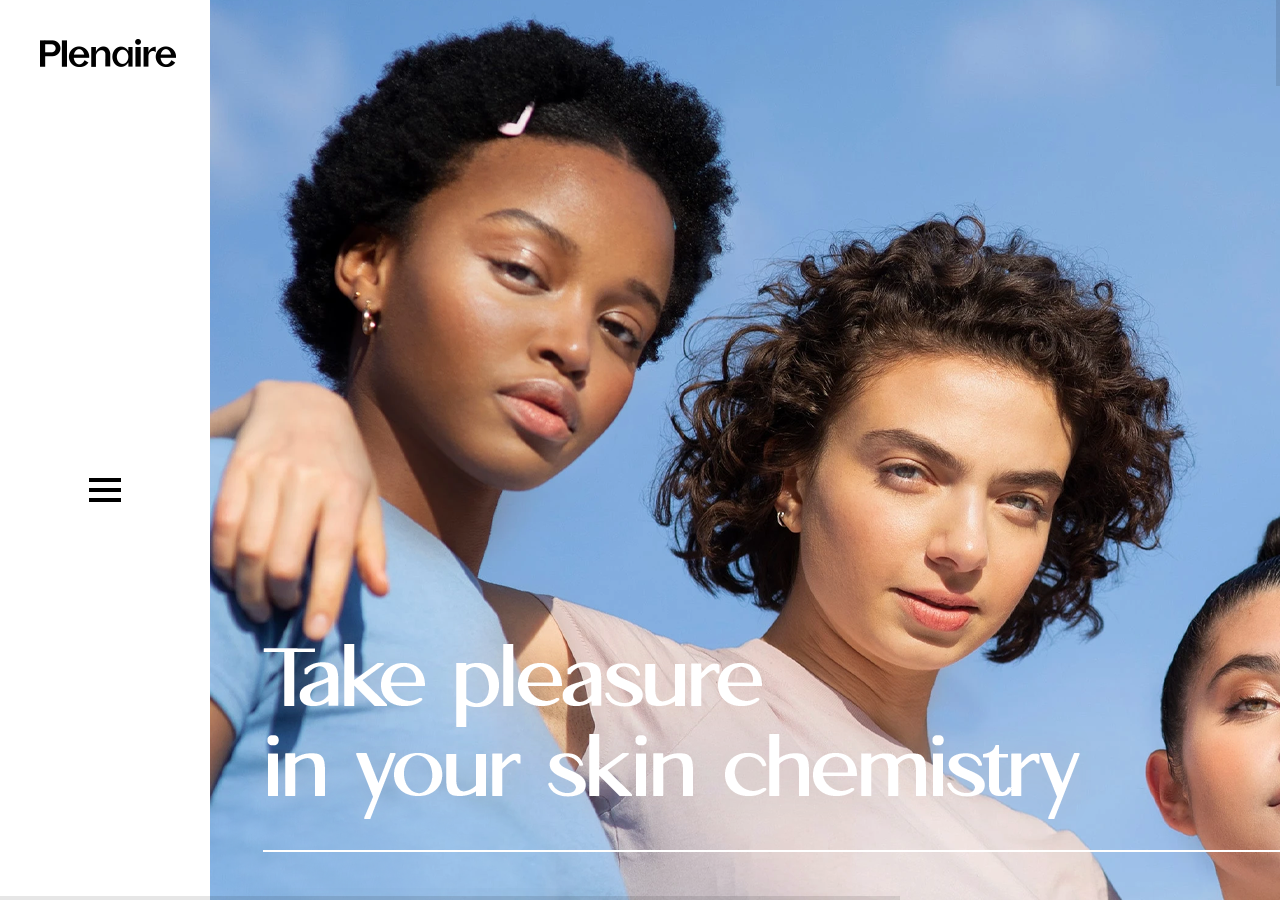
<file: plenaire/index.html>
<!DOCTYPE html>
<html lang="ko">
<head>
    <meta charset="UTF-8">
    <meta name="viewport" content="width=device-width,initial-scale=1.0,minimum-scale=1.0,maximum-scale=1.0">
    <meta http-equiv="X-UA-Compatible" content="IE=edge, chrome=1">
    <title>vertical</title>
    <link rel="stylesheet" href="css/plugin/reset.css"/>
    <link rel="stylesheet" href="css/main.css"/>

    <script src="js/plugin/jquery-1.8.1.min.js"></script>
    <script src="js/plugin/respond.min.js"></script>
    <script src="js/plugin/prefixfree.min.js"></script>
    <script src="js/plugin/modernizr-2.8.3.min.js"></script>
    <script src="js/plugin/jquery.easing.1.3.js"></script>
    <script src="js/plugin/jquery.nicescroll.min.js"></script>
    <script src="js/plugin/jquery.slides.js"></script>
    <script src="js/main.js"></script>
    <!--[if It IE 9] <script src="js/respond.min.js"></script> <[endif]-->

    <link rel="shortcut icon" href="" type="image/x-icon">
    <link rel="favicon" href="" type="image/x-icon">
</head>
<body>
<!--<div class="posNum"></div>-->

<!-------  fix section  ------>

<!--header end-->


<article class="menu-pop">

    <div class="menu-left">
        <div class="menu_text01">
            <img src="images/common/menu/menu_text01.png" height="13" width="51" alt="메뉴"/>
        </div>
        <div class="menu_support">
            <img src="images/common/menu/menu_support.png" height="13" width="87" alt="서포트"/>
        </div>
        <div class="menu_text02">
            <img src="images/common/menu/menu_text02.png" height="70" width="111" alt="로그인"/>
        </div>
        <div class="menu_pictogram">
            <img src="images/common/menu/menu_pictogram.png" height="21" width="100" alt="픽토그램"/>
        </div>
        <ul class="menu-btn-box">
            <li class="btn01"><a href="skincare/skincare.html"><img src="images/common/menu/skincare.png" alt="스킨케어"/></a></li>
            <li class="btn02"><a href="brandstory/index.html"><img src="images/common/menu/brandstory.png" alt="브랜드스토리"/></a></li>
            <li class="btn03"><a href="#"><img src="images/common/menu/service.png" alt="서비스"/></a></li>
        </ul>
    </div>

    <div class="menu-right">
        <div class="menu-box">
            <div class="box2"></div>
            <div class="box3"></div>
            <div class="box4"></div>
        </div>

        <div class="menu-logo"><img src="images/common/menu/text_loop.png" alt="text_logo"/></div>

        <div class="menu-bg">
            <div class="bg2"></div>
            <div class="bg3"></div>
            <div class="bg4"></div>
        </div>
    </div>
</article>


<!-------  fix end  ---------->



<div class="scrollBox">
    <div class="wrap">
        <div id="scene01">
            <div class="header">
                <h1 class="logo">
                    <img src="images/main/logo.png" height="28" width="136" alt="logo"/>
                </h1>

                <div class="menu">
                    <span></span>
                    <span></span>
                    <span></span>
                    <span></span>
                </div>

                <div class="menu_btn"></div>
            </div>

            <div class="bgwrap">
                <div class="bg1"><img src="images/main/main_image01.png" alt="메인"></div>
                <div class="bg1"><img src="images/main/main_image02.png" alt="메인"></div>
                <div class="bg1"><img src="images/main/main_image03.png" alt="메인"></div>
            </div>

            <div class="box">
                <div class="main_title">
                    <img src="images/main/main_title.png" height="228" width="843" alt="텍스트"/>
                </div>
                <div class="line"></div>
                <div class="main_comment">
                    <img src="images/main/main_comment.png" height="52" width="363" alt="텍스트"/>
                </div>
            </div>
        </div>
        <!-------  scence01 end  ---------->

        <div id="scene02">
            <div class="text">
                <img src="images/common/contents/text.png" alt=텍스트>
            </div>
            <div class="text01">
                <img src="images/common/contents/text01.png" alt="텍스트">
            </div>
            <div class="image_moving">
                <img src="images/common/contents/image_moving.png" height="210" width="5691" alt="무빙텍스트"/>
            </div>
            <div class="product">
                <div class="rosejelly">
                    <div class="overlay">
                        <div class="rosejelly_hover">
                            <img src="images/common/contents/rosejelly_on.png" height="607" width="470" alt="호버"/>
                        </div>
                    </div>
                    <div class="rosejelly_product">
                        <img src="images/common/contents/rosejelly_product.png" height="441" width="168" alt="제품사진"/>
                    </div>
                </div>
                <div class="skinfrostin">
                    <div class="overlay">
                        <div class="skinfrostin_hover">
                            <img src="images/common/contents/skinfrostin_on.png" height="607" width="470" alt="호버"/>
                        </div>
                    </div>
                    <div class="skinfrostin_product">
                        <img src="images/common/contents/skinfrostin_product.png" height="441" width="168" alt="제품사진"/>
                    </div>

                </div>
                <div class="triper">
                    <div class="overlay">
                        <div class="triper_hover">
                            <img src="images/common/contents/triper_on.png" height="607" width="470" alt="호버"/>
                        </div>
                    </div>
                    <div class="triper_product">
                        <img src="images/common/contents/triper_product.png" height="441" width="168" alt="제품사진"/>
                    </div>
                </div>
                <div class="droplet">
                    <div class="overlay">
                        <div class="droplet_hover">
                            <img src="images/common/contents/droplet_on.png" height="607" width="470" alt="호버"/>
                        </div>
                    </div>
                    <div class="droplet_product">
                        <img src="images/common/contents/droplet_product.png" height="314" width="181" alt="제품사진"/>
                    </div>
                </div>
                <div class="violetpaste">
                    <div class="overlay">
                        <div class="violetpaste_hover">
                            <img src="images/common/contents/violetpaste_on.png" height="607" width="470" alt="호버"/>
                        </div>
                    </div>
                    <div class="violetpaste_product">
                        <img src="images/common/contents/violetpaste_product.png" height="223" width="134" alt="제품사진"/>
                    </div>
                </div>
            </div>
            <div class="product_text">
                <div class="rosejelly"></div>
                <div class="skinfrostin"></div>
                <div class="triper"></div>
                <div class="droplet"></div>
                <div class="violetpaste"></div>
            </div>
        </div>
        <!-------  scence02 end  ---------->

        <div id="scene03">
            <div class="brandstory_image">
                <div class="brandstory_text">
                    <img src="images/common/contents/brandstory_text.png" alt="브랜드스토리텍스트">
                </div>
                <button class="btn">view more</button>
            </div>

            <div class="text02">
                <img src="images/common/contents/text02.png" alt="텍스트">
            </div>
            <div class="text03">
                <img src="images/common/contents/text_03.png" alt="텍스트">
            </div>
            <div class="promise_contents">
                <div class="icon01">
                    <img src="images/common/contents/icon01.png" height="184" width="184" alt="아이콘"/>
                </div>
                <div class="icon02">
                    <img src="images/common/contents/icon02.png" height="184" width="184" alt="아이콘"/>
                </div>
                <div class="icon03">
                    <img src="images/common/contents/icon03.png" height="184" width="184" alt="아이콘"/>
                </div>
                <div class="promise_title01">
                    <img src="images/common/contents/promise_title01.png" height="20" width="225" alt="큰제목"/>
                </div>
                <div class="promise_title02">
                    <img src="images/common/contents/promise_title2.png" height="20" width="183" alt="큰제목"/>
                </div>
                <div class="promise_title03">
                    <img src="images/common/contents/promise_title03.png" height="20" width="92" alt="큰제목"/>
                </div>
                <div class="promise_text01">
                    <img src="images/common/contents/promise_text01.png" height="77" width="317" alt="텍스트"/>
                </div>
                <div class="promise_text02">
                    <img src="images/common/contents/promise_text02.png" height="77" width="366" alt="텍스트"/>
                </div>
                <div class="promise_text03">
                    <img src="images/common/contents/promise_text03.png" height="77" width="349" alt="텍스트"/>
                </div>
            </div>
            <div class="image_moving_white">
                <img src="images/common/contents/image_moving_white.png" height="210" width="5691" alt="무빙텍스트"/>
            </div>
        </div>

        <!-------  scence03 end  ---------->

        <div id="scene04">
            <div class="image_boy">
                <img src="images/common/contents/image_boy.png" height="710" width="728" alt="남자"/>
            </div>
            <div class="box1">
                <div class="text_04">
                    <img src="images/common/contents/text_04.png" alt="텍스트">
                </div>
                <div class="text_05">
                    <img src="images/common/contents/text_05.png" alt="텍스트">
                </div>
                <button class="btn">view more</button>
            </div>
            <div class="image_product">
                <img src="images/common/contents/image_product.png" alt="이미지">
            </div>
            <div class="box2">
                <div class="text_06">
                    <img src="images/common/contents/text_06.png" alt="텍스트">
                </div>
                <div class="text_07">
                    <img src="images/common/contents/text_07.png" alt="텍스트">
                </div>
                <button class="btn">view more</button>
            </div>
            <div class="newsletter">
                <div class="text_08">
                    <img src="images/common/contents/text_08.png" height="50" width="489" alt="텍스트"/>
                </div>
                <div class="text_09">
                    <img src="images/common/contents/text_09.png" height="18" width="543" alt="텍스트"/>
                </div>
                <div class="e-mail">
                    <img src="images/common/contents/e-mail.png" height="33" width="488" alt="이메일"/>
                </div>
            </div>
        </div>

        <!-------  scence04 end  ---------->

        <div id="scene05">
            <div class="text_10">
                <img src="images/common/contents/text_10.png" height="64" width="510" alt="텍스트"/>
            </div>
            <div class="account">
                <img src="images/common/contents/account.png" height="22" width="173" alt="계정"/>
            </div>
            <div class="photo">
                <div class="photo01">
                    <img src="images/common/contents/photo01.png" height="342" width="342" alt="인스타사진"/>
                </div>
                <div class="photo02">
                    <img src="images/common/contents/photo02.png" height="342" width="342" alt="인스타사진"/>
                </div>
                <div class="photo03">
                    <img src="images/common/contents/photo03.png" height="342" width="342" alt="인스타사진"/>
                </div>
                <div class="photo04">
                    <img src="images/common/contents/photo04.png" height="342" width="342" alt="인스타사진"/>
                </div>
            </div>
            <div class="btn">
                <div class="btn_left">
                    <img src="images/common/contents/btn_left.png" height="45" width="26" alt="버튼"/>
                </div>
                <div class="btn_right">
                    <img src="images/common/contents/btn_right.png" height="45" width="26" alt="버튼"/>
                </div>
            </div>
        </div>
        <!-------  scence05 end  ---------->

    </div><!--    wrap end-->

    <footer id="footer">
        <div class="logo">
            <img src="images/common/footer/logo.png" height="28" width="136" alt="로고"/>
        </div>
        <div class="customer">
            <img src="images/common/footer/customer.png" height="90" width="332" alt="텍스트"/>
        </div>
        <div class="footer_menu">
            <img src="images/common/footer/footer_menu.png" height="334" width="532" alt="텍스트"/>
        </div>
        <div class="footer_text">
            <img src="images/common/footer/footer_text.png" height="111" width="648" alt="텍스트"/>
        </div>
        <div class="footer_info">
            <img src="images/common/footer/footer_info.png" height="154" width="437" alt="텍스트"/>
        </div>
        <a class="scroll" href="#scene01">
            <img src="images/common/footer/scroll.png" height="116" width="116" alt="스크롤"/>
        </a>
    </footer>
</div>


</body>
</html>
</file>
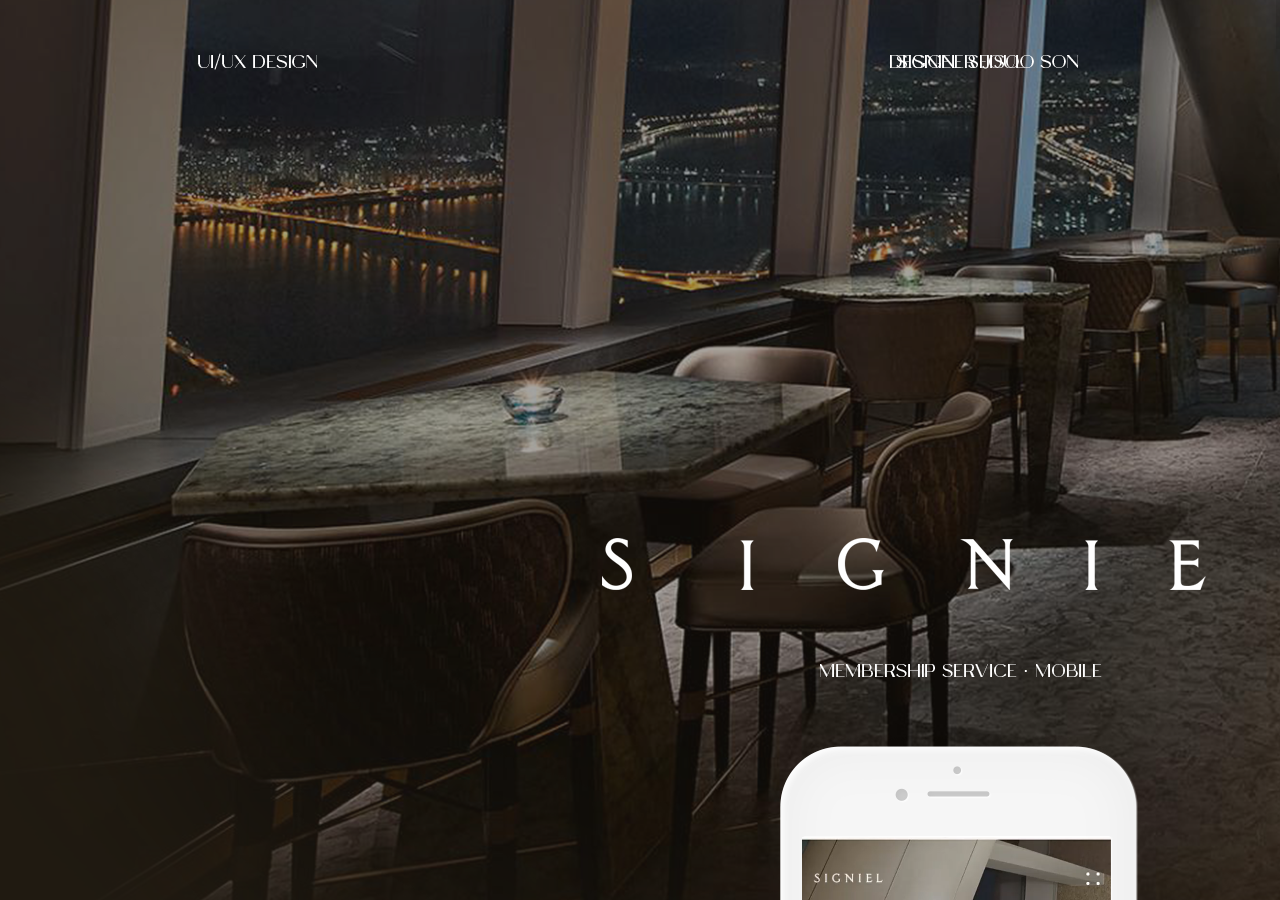
<file: signiel/index.html>
<!DOCTYPE html>
<html lang="ko">
<head>
    <meta charset="UTF-8">
    <meta name="viewport" content="width=device-width,initial-scale=1.0,minimum-scale=1.0,maximum-scale=1.0">
    <meta http-equiv="X-UA-Compatible" content="IE=edge, chrome=1">
    <title>vertical</title>
    <link rel="stylesheet" href="css/plugin/reset.css"/>
    <link rel="stylesheet" href="css/main.css"/>

    <script src="js/plugin/jquery-1.8.1.min.js"></script>
    <script src="js/plugin/respond.min.js"></script>
    <script src="js/plugin/prefixfree.min.js"></script>
    <script src="js/plugin/modernizr-2.8.3.min.js"></script>
    <script src="js/plugin/jquery.easing.1.3.js"></script>
    <script src="js/plugin/jquery.nicescroll.min.js"></script>
    <script src="js/plugin/jquery.slides.js"></script>
    <script src="js/main.js"></script>
    <!--[if It IE 9] <script src="js/respond.min.js"></script> <[endif]-->

    <link rel="shortcut icon" href="" type="image/x-icon">
    <link rel="favicon" href="" type="image/x-icon">
</head>
<body>

<!-------  fix section  ------>



<!-------  fix end  ---------->


<div class="scrollBox">
    <div class="wrap">
        <div id="scene01">
            <div class="bg">
                <img src="images/main/bg.png" height="1248" width="1920" alt="배경"/>
            </div>
            <div class="title01">
                <img src="images/main/title01.png" height="17" width="122" alt="타이틀"/>
            </div>
            <div class="title02">
                <img src="images/main/title02.png" height="17" width="131" alt="타이틀"/>
            </div>
            <div class="title03">
                <img src="images/main/title03.png" height="17" width="190" alt="타이틀"/>
            </div>
            <div class="logo"><img src="images/main/logo.png" height="53" width="721" alt="로고"/></div>
            <div class="text01">
                <img src="images/main/text01.png" height="15" width="284" alt="소제목"/>
            </div>

            <div class="image">

                <div class="video">
                    <video id="video1" height="비디오 길이" src="images/main/video01.mp4" autoplay="" loop="" muted="">
                    </video>
                </div>

                <div class="mockup"><img src="images/main/mockup01.png" alt="mockup"></div>

            </div>

            <div class="text">
                <img src="images/main/text.png" height="140" width="1202" alt="텍스트랩"/>
            </div>
            <div class="diagram">
                <img src="images/main/diagram.png" height="544" width="1201" alt="다이어그램"/>
            </div>
        </div>
        <!-------  scene01 end  ---------->
        <div id="scene02">
            <div class="bg2">
                <img src="images/common/bg2.png" height="2170" width="1920" alt="배경"/>
            </div>
            <div class="screen01">
                <img src="images/common/screen01.png" height="640" width="402" alt="스크린"/>
            </div>
            <div class="screen02">
                <img src="images/common/screen02.png" height="640" width="402" alt="스크린"/>
            </div>
            <div class="screen03">
                <img src="images/common/screen03.png" height="640" width="402" alt="스크린">
            </div>
            <div class="screen04">
                <img src="images/common/screen04.png" height="640" width="402" alt="스크린"/>
            </div>
            <div class="screen05">
                <img src="images/common/screen05.png" height="640" width="402" alt="스크린"/>
            </div>
            <div class="preview">
                <img src="images/common/text_preview.png" alt="프리뷰"/>
            </div>


        </div>
        <!-------  scene02 end  ---------->
        <div id="scene03">
            <div class="designassets">
                <img src="images/common/designasset.png" alt="타이틀"/>
            </div>

            <div class="color">
                <img src="images/common/colorchart.png" alt="컬러차트"/>
            </div>
            <div class="image_text">
                <img src="images/common/image_text.png" height="270" width="1011" alt="텍스트이미지"/>
            </div>

        </div>
        <!-------  scene03 end  ---------->
        <div id="scene04">
            <div class="mainscreen">
                <img src="images/common/mainscreen.png" height="19" width="163" alt="타이틀"/>
            </div>
            <div class="text07">
                <img src="images/common/text07.png" height="108" width="334" alt="텍스트"/>
            </div>
            <div class="iconbox">
                <div class="icon01"></div>
                <div class="icon02"></div>
                <div class="icon03"></div>
                <div class="icon04"></div>
                <div class="icon05"></div>
            </div>
            <div class="box">
                <div class="box1">
                    <img src="images/common/box1.png" height="159" width="174" alt="텍스트"/>
                </div>
                <div class="box2">
                    <img src="images/common/box2.png" height="165" width="146" alt="텍스트"/>
                </div>
                <div class="box3">
                    <img src="images/common/box3.png" height="158" width="175" alt="텍스트"/>
                </div>
                <div class="box4">
                    <img src="images/common/box4.png" height="159" width="190" alt="텍스트"/>
                </div>
            </div>
            <div class="mockup02">
                <img src="images/common/mockup02.png" alt="목업"/>
            </div>

        </div>
        <!-------  scene04 end  ---------->
        <div id="scene05">
            <div class="quickmenu">
                <img src="images/common/quickmenu.png" alt="타이틀"/>
            </div>
            <div class="screen06">
                <img src="images/common/screen06.png" height="646" width="316" alt="스크린"/>
            </div>
            <div class="screen07">
                <img src="images/common/screen07.png" height="646" width="406" alt="스크린"/>
            </div>
            <div class="screen08">
                <img src="images/common/screen08.png" height="646" width="406" alt="스크린"/>
            </div>
            <div class="screen09">
                <img src="images/common/screen09.png" height="646" width="406" alt="스크린"/>
            </div>
            <div class="video">
                <video id="video4" height="비디오 길이" src="images/common/video04.mp4" autoplay="" loop="" muted="">
                </video>
            </div>
            <div class="box"></div>
        </div>
        <!-------  scene05 end  ---------->
        <div id="scene06">
            <div class="smartroom">
                <img src="images/common/smartroom.png"  alt="타이틀"/>
            </div>
            <div class="iot">
                <img src="images/common/iotscreen.png" height="580" width="1920" alt="스크린"/>
            </div>
            <div class="image03">
                <div class="video">
                    <video id="video3" height="비디오 길이" src="images/common/video03.mp4" autoplay="" loop="" muted="">
                    </video>
                </div>
                <div class="mockup03">
                    <img src="images/common/mockup03.png" alt="목업"/>
                </div>
            </div>
            <div class="circlce">
                <img src="images/common/circle.png" alt="서클"/>
            </div>
            <div class="mini01">
                <img src="images/common/mini01.png" alt="미니스크린"/>
            </div>
            <div class="mini02">
                <img src="images/common/mini02.png" alt="미니스크린"/>
            </div>
            <div class="mini03">
                <img src="images/common/mini03.png" alt="미니스크린"/>
            </div>

            <div class="image02">
                <div class="video">
                    <video id="video2" height="비디오 길이" src="images/common/video02.mp4" autoplay="" loop="" muted="">
                    </video>
                </div>
                <div class="mockup"><img src="images/common/mockup01.png" alt="mockup"></div>
            </div>

            <div class="easybooking">
                <img src="images/common/easybooking.png" alt="타이틀"/>
            </div>

            <div class="screen10">
                <img src="images/common/screen10.png" alt="스크린"/>
            </div>

        </div>
        <!-------  scene06 end  ---------->
        <div id="scene07">
            <div class="bg3">
                <img src="images/common/bg3.png" alt="bg"/>
            </div>
            <div class="screen11">
                <img src="images/common/screen11.png" height="1099" width="549" alt="스크린"/>
            </div>
            <div class="screen12">
                <img src="images/common/screen12.png" height="2008" width="549" alt="스크린"/>
            </div>
            <div class="pop01">
                <img src="images/common/pop01.png" height="246" width="232" alt="이미지"/>
            </div>
            <div class="pop02">
                <img src="images/common/pop02.png" height="246" width="232" alt="이미지"/>
            </div>
            <div class="overview">
                <img src="images/common/overview.png" alt="타이틀"/>
            </div>

            <div class="image04">
                <div class="video">
                    <video id="video5" height="비디오 길이" src="images/common/video05.mp4" autoplay="" loop="" muted="">
                    </video>
                </div>
                <div class="mockup"><img src="images/common/mockup05.png" alt="mockup"></div>
            </div>


        </div>
        <!-------  scene07 end  ---------->
        <div id="scene08">
        </div>
    </div><!--    wrap end-->

</div>


</body>
</html>
</file>
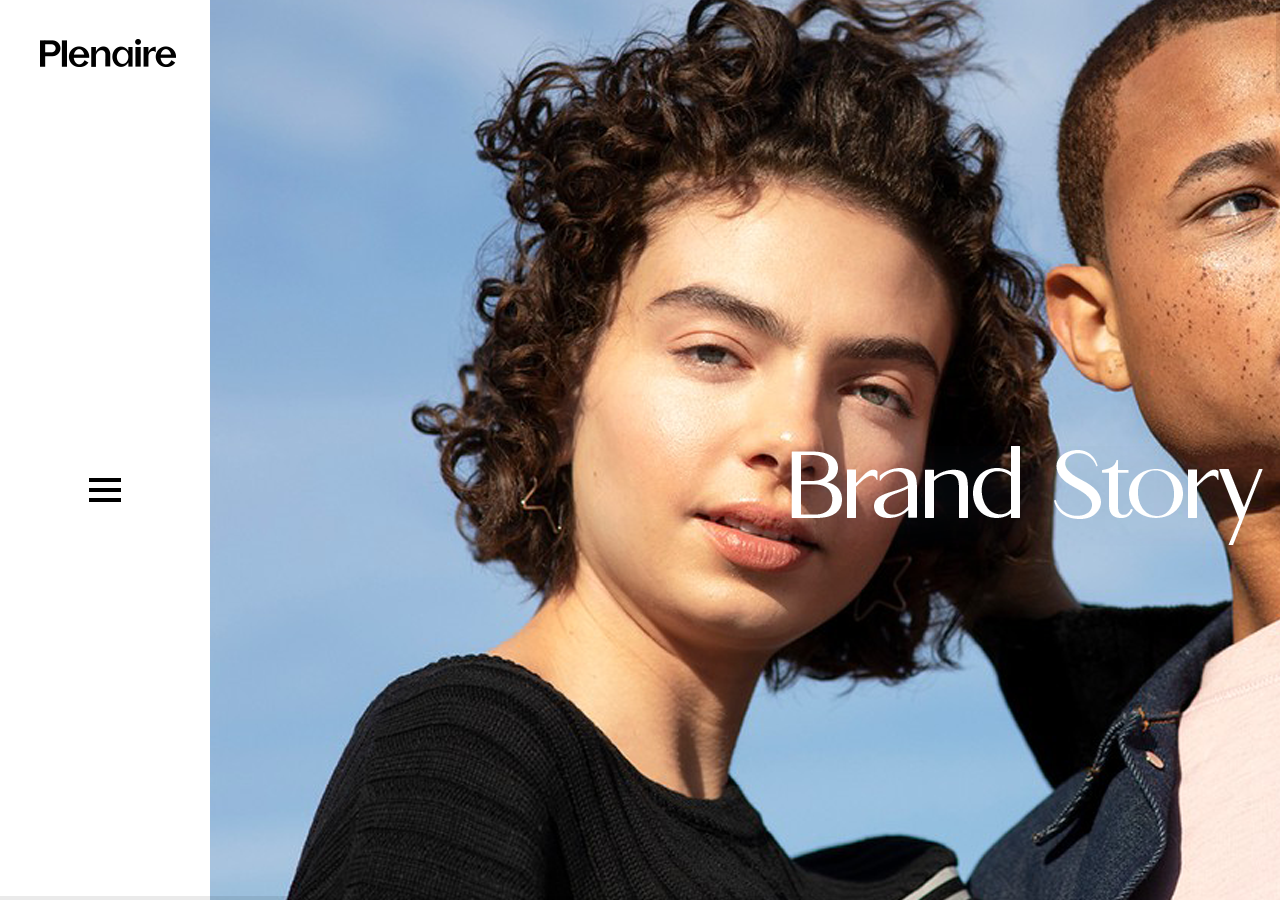
<file: plenaire/brandstory/index.html>
<!DOCTYPE html>
<html lang="ko">
<head>
    <meta charset="UTF-8">
    <meta name="viewport" content="width=device-width,initial-scale=1.0,minimum-scale=1.0,maximum-scale=1.0">
    <meta http-equiv="X-UA-Compatible" content="IE=edge, chrome=1">
    <title>vertical</title>
    <link rel="stylesheet" href="css/plugin/reset.css"/>
    <link rel="stylesheet" href="css/main.css"/>

    <script src="js/plugin/jquery-1.8.1.min.js"></script>
    <script src="js/plugin/respond.min.js"></script>
    <script src="js/plugin/prefixfree.min.js"></script>
    <script src="js/plugin/modernizr-2.8.3.min.js"></script>
    <script src="js/plugin/jquery.easing.1.3.js"></script>
    <script src="js/plugin/jquery.nicescroll.min.js"></script>
    <script src="js/plugin/jquery.slides.js"></script>
    <script src="js/main.js"></script>
    <!--[if It IE 9] <script src="js/respond.min.js"></script> <[endif]-->

    <link rel="shortcut icon" href="" type="image/x-icon">
    <link rel="favicon" href="" type="image/x-icon">
</head>
<body>



<!-------  fix section  ------>


<!--header end-->

<article class="menu-pop">

    <div class="menu-left">
        <div class="menu_text01">
            <img src="images/common/menu/menu_text01.png" height="13" width="51" alt="메뉴"/>
        </div>
        <div class="menu_support">
            <img src="images/common/menu/menu_support.png" height="13" width="87" alt="서포트"/>
        </div>
        <div class="menu_text02">
            <img src="images/common/menu/menu_text02.png" height="70" width="111" alt="로그인"/>
        </div>
        <div class="menu_pictogram">
            <img src="images/common/menu/menu_pictogram.png" height="21" width="100" alt="픽토그램"/>
        </div>
        <ul class="menu-btn-box">
            <li class="btn01"><a href="../skincare/skincare.html"><img src="images/common/menu/skincare.png" alt="스킨케어"/></a></li>
            <li class="btn02"><a href="#"><img src="images/common/menu/brandstory.png" alt="브랜드스토리"/></a></li>
            <li class="btn03"><a href="#"><img src="images/common/menu/service.png" alt="서비스"/></a></li>
        </ul>
    </div>

    <div class="menu-right">
        <div class="menu-box">
            <div class="box2"></div>
            <div class="box3"></div>
            <div class="box4"></div>
        </div>

        <div class="menu-logo"><a href="../index.html"><img src="images/common/menu/text_loop.png" alt="text_logo"/></a></div>

        <div class="menu-bg">
            <div class="bg2"></div>
            <div class="bg3"></div>
            <div class="bg4"></div>
        </div>
    </div>
</article>

<!-------  fix end  ---------->


<div class="scrollBox">
    <div class="wrap">
        <div id="scene01">
            <div class="header">
                <h1 class="logo">
                    <a href="../index.html">
                    <img src="images/common/logo.png" height="28" width="136" alt="logo"/>
                </a></h1>

                <div class="menu">
                    <span></span>
                    <span></span>
                    <span></span>
                    <span></span>
                </div>

                <div class="menu_btn"></div>
            </div>
            <div class="brandstory">
                <img src="images/common/brandstory_bg.png" height="980" width="1715" alt="배경"/>
            </div>
            <div class="brandstory_text">
                <img src="images/common/brandstory_text.png" height="100" width="474" alt="텍스트"/>
            </div>





        </div>
        <!-------  scene01 end  ---------->
        <div id="scene02">
            <div class="text01">
                <img src="images/common/text01.png" height="782" width="593" alt="텍스트"/>
            </div>
            <div class="text02">
                <img src="images/common/text02.png" height="287" width="511" alt="텍스트"/>
            </div>
            <div class="circle">
                <img src="images/common/text_circle.png" height="192" width="191" alt="서클"/>
            </div>
            <div class="img01">
                <img src="images/common/img01.png" height="913" width="761" alt="이미지"/>
            </div>
            <div class="text_calli">
                <img src="images/common/text_calli.png" height="434" width="369" alt="텍스트"/>
            </div>
        </div>
        <!-------  scene02 end  ---------->
        <div id="scene03">
            <div class="text03">
                <img src="images/common/text03.png" height="141" width="793" alt="텍스트"/>
            </div>
            <div class="text04">
                <img src="images/common/text04.png" height="196" width="591" alt="텍스트"/>
            </div>
            <div class="img02">
                <img src="images/common/img02.png" height="382" width="535" alt="이미지"/>
            </div>
            <div class="img03">
                <img src="images/common/img03.png" height="382" width="535" alt="이미지"/>
            </div>

        </div>
        <!-------  scene03 end  ---------->
        <div id="scene04">
            <div class="img04">
                <img src="images/common/img04.png" height="428" width="575" alt="이미지"/>
            </div>
            <div class="img05">
                <img src="images/common/img05.png" height="686" width="490" alt="이미지"/>
            </div>
            <div class="big_circle">
                <img src="images/common/big_circle.png" height="1443" width="1441" alt="서클"/>
            </div>
            <div class="img06">
                <img src="images/common/img06.png" height="643" width="545" alt="이미지"/>
            </div>
            <div class="sticker">
                <img src="images/common/sticker.png" height="167" width="167" alt="스티커"/>
            </div>
            <div class="text06">
                <img src="images/common/text06.png" height="189" width="243" alt="텍스트"/>
            </div>
            <button class="btn">shop</button>
            <div class="btn_shop">
                <img src="images/common/btn_shop.png" height="32" width="291" alt="텍스트버튼"/>
            </div>
            <div class="text05">
                <img src="images/common/text05.png" height="104" width="202" alt="텍스트"/>
            </div>

        </div>
        <!-------  scene04 end  ---------->
        <div id="scene05">
            <div class="text07">
                <img src="images/common/text07.png" height="46" width="550" alt="텍스트"/>
            </div>
            <div class="text08">
                <img src="images/common/text08.png" height="22" width="210" alt="텍스트"/>
            </div>
            <div class="icon01">
                <img src="images/common/icon01.png" height="184" width="184" alt="아이콘"/>
            </div>
            <div class="icon02">
                <img src="images/common/icon02.png" height="184" width="184" alt="아이콘"/>
            </div>
            <div class="icon03">
                <img src="images/common/icon03.png" height="184" width="184" alt="아이콘"/>
            </div>
            <div class="promise_title01">
                <img src="images/common/promise_title01.png" height="20" width="225" alt="제목"/>
            </div>
            <div class="promise_title02">
                <img src="images/common/promise_title2.png" height="20" width="183" alt="제목"/>
            </div>
            <div class="promise_title03">
                <img src="images/common/promise_title03.png" height="20" width="92" alt="제목"/>
            </div>
            <div class="promise_text01">
                <img src="images/common/promise_text01.png" height="77" width="317" alt="텍스트"/>
            </div>
            <div class="promise_text02">
                <img src="images/common/promise_text02.png" height="77" width="366" alt="텍스트"/>
            </div>
            <div class="promise_text03">
                <img src="images/common/promise_text03.png" height="77" width="349" alt="텍스트"/>
            </div>

        </div>
        <!-------  scene05 end  ---------->
        <div id="scene06">
            <div class="photo01">
                <img src="images/common/photo01.png" height="422" width="381" alt="폴라로이드"/>
            </div>
            <div class="photo03">
                <img src="images/common/photo03.png" height="374" width="301" alt="폴라로이드"/>
            </div>
            <div class="photo02">
                <img src="images/common/photo02.png" height="468" width="376" alt="폴라로이드"/>
            </div>
            <div class="photo04">
                <img src="images/common/photo04.png" height="357" width="287" alt="폴라로이드"/>
            </div>
            <div class="photo06">
                <img src="images/common/photo06.png" height="337" width="271" alt="폴라로이드"/>
            </div>
            <div class="photo05">
                <img src="images/common/photo05.png" height="498" width="452" alt="폴라로이드"/>
            </div>
            <div class="photo07">
                <img src="images/common/photo07.png" height="417" width="335" alt="폴라로이드"/>
            </div>
            <div class="photo09">
                <img src="images/common/photo09.png" height="392" width="244" alt="폴라로이드">
            </div>
            <div class="photo08">
                <img src="images/common/photo08.png" height="336" width="270" alt="폴라로이드"/>
            </div>
            <div class="photo10">
                <img src="images/common/photo10.png" height="396" width="101" alt="폴라로이드"/>
            </div>
            <div class="text09">
                <img src="images/common/text09.png" alt="텍스트">
            </div>
            <div class="text10">
                <img src="images/common/text10.png" alt="텍스트">
            </div>
            <div class="line">
                <img src="images/common/line.png" alt="라인">
            </div>
            <div class="text_calli2">
                <img src="images/common/text_calli2.png" alt="텍스트">
            </div>


        </div>
        <!-------  scene06 end  ---------->

    </div><!--    wrap end-->
    <footer id="footer">
        <div class="logo">
            <img src="images/common/footer/logo.png" height="28" width="136" alt="로고"/>
        </div>
        <div class="customer">
            <img src="images/common/footer/customer.png" height="90" width="332" alt="텍스트"/>
        </div>
        <div class="footer_menu">
            <img src="images/common/footer/footer_menu.png" height="334" width="532" alt="텍스트"/>
        </div>
        <div class="footer_text">
            <img src="images/common/footer/footer_text.png" height="111" width="648" alt="텍스트"/>
        </div>
        <div class="footer_info">
            <img src="images/common/footer/footer_info.png" height="154" width="437" alt="텍스트"/>
        </div>
        <a class="scroll" href="#scene01">
            <img src="images/common/footer/scroll.png" height="116" width="116" alt="스크롤"/>
        </a>
    </footer>
</div>


</body>
</html>
</file>
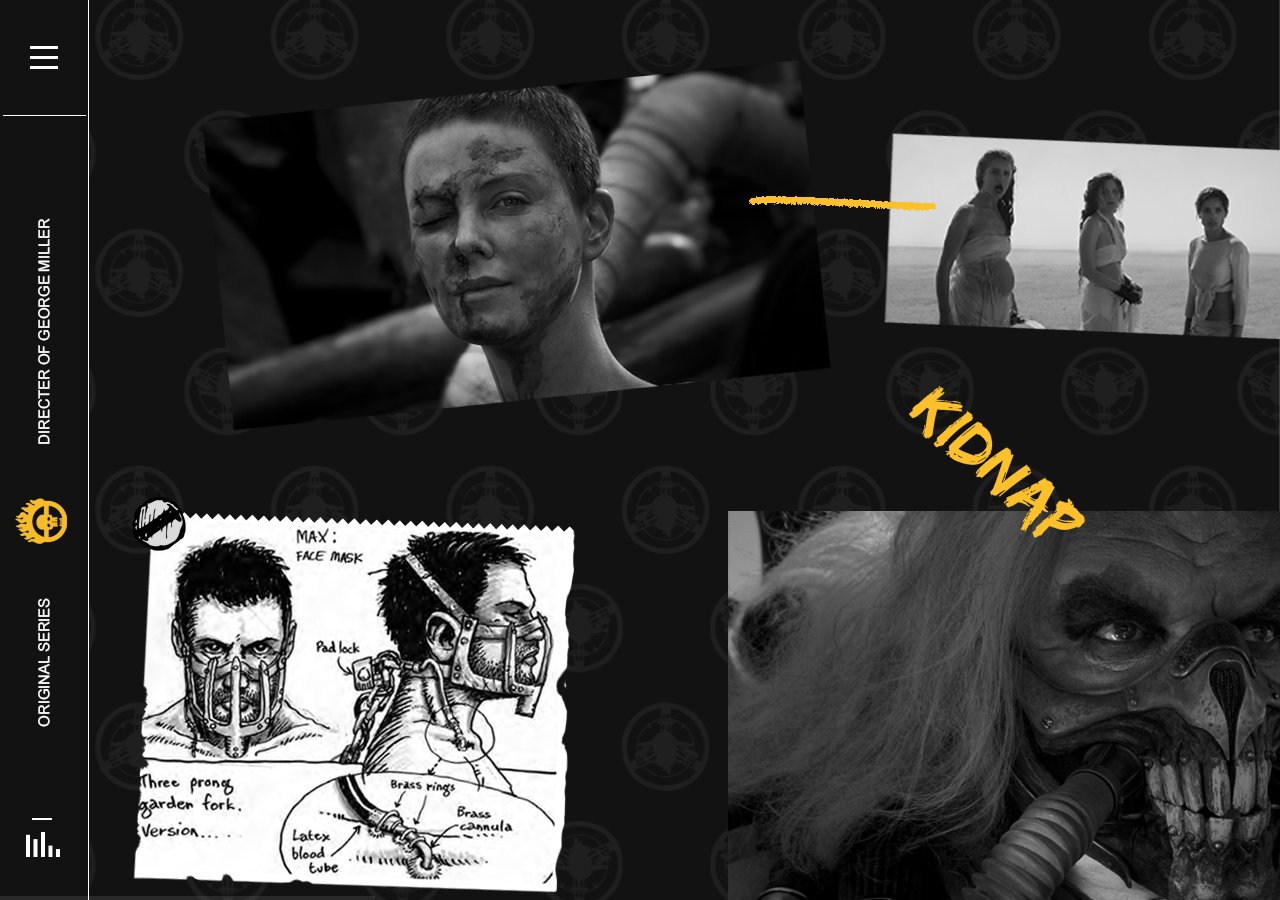
<file: madmax/sub/gallery.html>
<!DOCTYPE html>
<html lang="ko">
<head>
    <meta charset="UTF-8">
    <meta name="viewport" content="width=device-width,initial-scale=1.0,minimum-scale=1.0,maximum-scale=1.0">
    <meta http-equiv="X-UA-Compatible" content="IE=edge, chrome=1">

    <title> horizontal - parallax</title>
    <link rel="stylesheet" href="css/plugin/reset.css"/>
    <link rel="stylesheet" href="css/plugin/common.css">
    <link rel="stylesheet" href="css/main.css"/>
    <script src="js/plugin/jquery-1.8.1.min.js"></script>
    <script src="js/plugin/jquery.easing.1.3.min.js"></script>
    <script src="js/plugin/prefixfree.min.js"></script>
    <script src="js/plugin/respond.min.js"></script>
    <script src="js/plugin/jquery.nicescroll.min.js"></script>
    <script src="js/plugin/logic.js"></script>
    <script src="js/main.js"></script>
    <!--[if It IE 9] <script src="js/respond.min.js"></script> <[endif]-->
    <link rel="shortcut icon" href="" type="image/x-icon">
    <link rel="favicon" href="" type="image/x-icon">
</head>
<body>




<!---------- intro section ---------->

<!---------- intro section end ---------->


<!----------  fix section  ---------->

<header id="header">

    <div class="menu">
        <span></span>
        <span></span>
        <span></span>
        <span></span>
    </div>

    <div class="line">
        <img src="images/gnb_line01.png" alt="라인"/>
    </div>

    <ul>
        <li><a href="#"><img src="images/gnb_directer.png" alt="감독"/></a></li>
        <li class="logo"></li>
        <li><a href="#"><img src="images/gnb_original.png" alt="오리지널시리즈"/></a></li>
        <li><a href="#"><img src="images/gnb_line02.png" alt="라인"/></a></li>
    </ul>

    <div class="sound">
        <img class="music_on" src="images/gnb_music.png" alt="뮤직"/>
        <img class="music_off" src="images/gnb_musicoff.png" alt="뮤직"/>
    </div>

</header><!-- header end -->

<div class="bg">

</div>


<article id="menu_pop">
    <div class="menu_chain1">
        <img src="images/common/menu/menu_chain1.png" alt="체인">
    </div>
    <div class="menu_chain2">
        <img src="images/common/menu/menu_chain2.png" alt="체인">
    </div>
    <div class="menu_chain3">
        <img src="images/common/menu/menu_chain3.png" alt="체인">
    </div>

    <div class="menu">
        <div class="menu_01">
            <img src="images/common/menu/menu_01.png" height="19" width="22" alt="메뉴숫자"/>
        </div>
        <div class="menu_02">
            <img src="images/common/menu/menu_02.png" height="19" width="25" alt="메뉴숫자"/>
        </div>
        <div class="menu_03">
            <img src="images/common/menu/menu_03.png" height="19" width="25" alt="메뉴숫자"/>
        </div>
        <div class="menu_04">
            <img src="images/common/menu/menu_04.png" height="19" width="25" alt="메뉴숫자"/>
        </div>
        <div class="menu_05">
            <img src="images/common/menu/menu_05.png" height="19" width="25" alt="메뉴숫자"/>
        </div>
    </div>

    <div class="menu_text">
        <div class="menu_home">
            <a href="../index.html"><img src="images/common/menu/menu_home.png" height="76" width="228" alt="홈"/></a>
            <!--            <div class="yellow_text"></div>-->
            <div class="yellow_line"></div>
        </div>
        <div class="menu_story">
            <img src="images/common/menu/menu_story.png" height="83" width="260" alt="스토리"/>
            <div class="yellow_line"></div>
        </div>
        <div class="menu_character">
            <img src="images/common/menu/menu_character.png" height="86" width="528" alt="캐릭터"/>
            <div class="yellow_line"></div>
        </div>
        <div class="menu_trailer">
            <img src="images/common/menu/menu_trailer.png" height="86" width="345" alt="트레일러"/>
            <div class="yellow_line"></div>
        </div>
        <div class="menu_gallery">
            <a href="gallery.html"><img src="images/common/menu/menu_gallery.png" height="86" width="382" alt="갤러리"/></a>
            <div class="yellow_line"></div>
        </div>
    </div>



    <ul class="sns">
        <li><img src="images/common/menu/menu_facebook.png" alt="페이스북"></li>
        <li><img src="images/common/menu/menu_twitter.png" alt="트위터"></li>
        <li><img src="images/common/menu/menu_youtube.png" alt="유튜브"></li>
        <li><img src="images/common/menu/menu_insta.png" alt="인스타"></li>
    </ul>



</article>



<!----------  fix section  end ---------->



<main id="container" class="container">
    <section class="main">
        <section id="section01">
            <ul class="photo">
                <li>
                    <img src="images/gallery01.png" alt="이미지1">
                </li>
                <li>
                    <img src="images/gallery03.png" alt="이미지3">
                </li>
                <li>
                    <img src="images/gallery04.png" alt="이미지4">
                </li>
                <li>
                    <img src="images/gallery05.png" alt="이미지5">
                </li>
                <li>
                    <img src="images/gallery06.png" alt="이미지6">
                </li>
                <li>
                    <img src="images/gallery07.png" alt="이미지7">
                </li>
                <li>
                    <img src="images/gallery08.png" alt="이미지8">
                </li>
                <li>
                    <img src="images/gallery09.png" alt="이미지9">
                </li>
                <li>
                    <img src="images/gallery10.png" alt="이미지10">
                </li>
                <li>
                    <img src="images/gallery11.png" alt="이미지11">
                </li>
            </ul>
            <ul class="crayon">
                <li>
                    <img src="images/crayon01.png" alt="1">
                </li>
                <li>
                    <img src="images/crayon02.png" alt="2">
                </li>
                <li>
                    <img src="images/crayon03.png" alt="3">
                </li>
                <li>
                    <img src="images/kidnap.png" alt="4">
                </li>
                <li>
                    <img src="images/bloodbag.png" alt="5">
                </li>
                <li>
                    <img src="images/crayon04.png" alt="6">
                </li>
                <li>
                    <img src="images/remember.png" alt="7">
                </li>
                <li>
                    <img src="images/crayon05.png" alt="8">
                </li>
                <li>
                    <img src="images/fivewives.png" alt="9">
                </li>
                <li>
                    <img src="images/gallery_skull.png" alt="10">
                </li>
                <li>
                    <img src="images/crayon06.png" alt="11">
                </li>
                <li>
                    <img src="images/crayon07.png" alt="12">
                </li>
                <li>
                    <img src="images/witness.png" alt="13">
                </li>
            </ul>
            <div class="illust">
                <img src="images/gallery02.png" alt="일러스트">
            </div>
            <div class="nail">
                <img src="images/nail.png" alt="못">
            </div>

        </section><!-- scene01 end -->
    </section><!-- wrap end -->
</main><!-- scrollBox end -->



<!----------  pop section  ---------->

<div class="pop">

</div><!--pop end-->



<!----------  pop section  end  ---------->


</body>
</html>
</file>
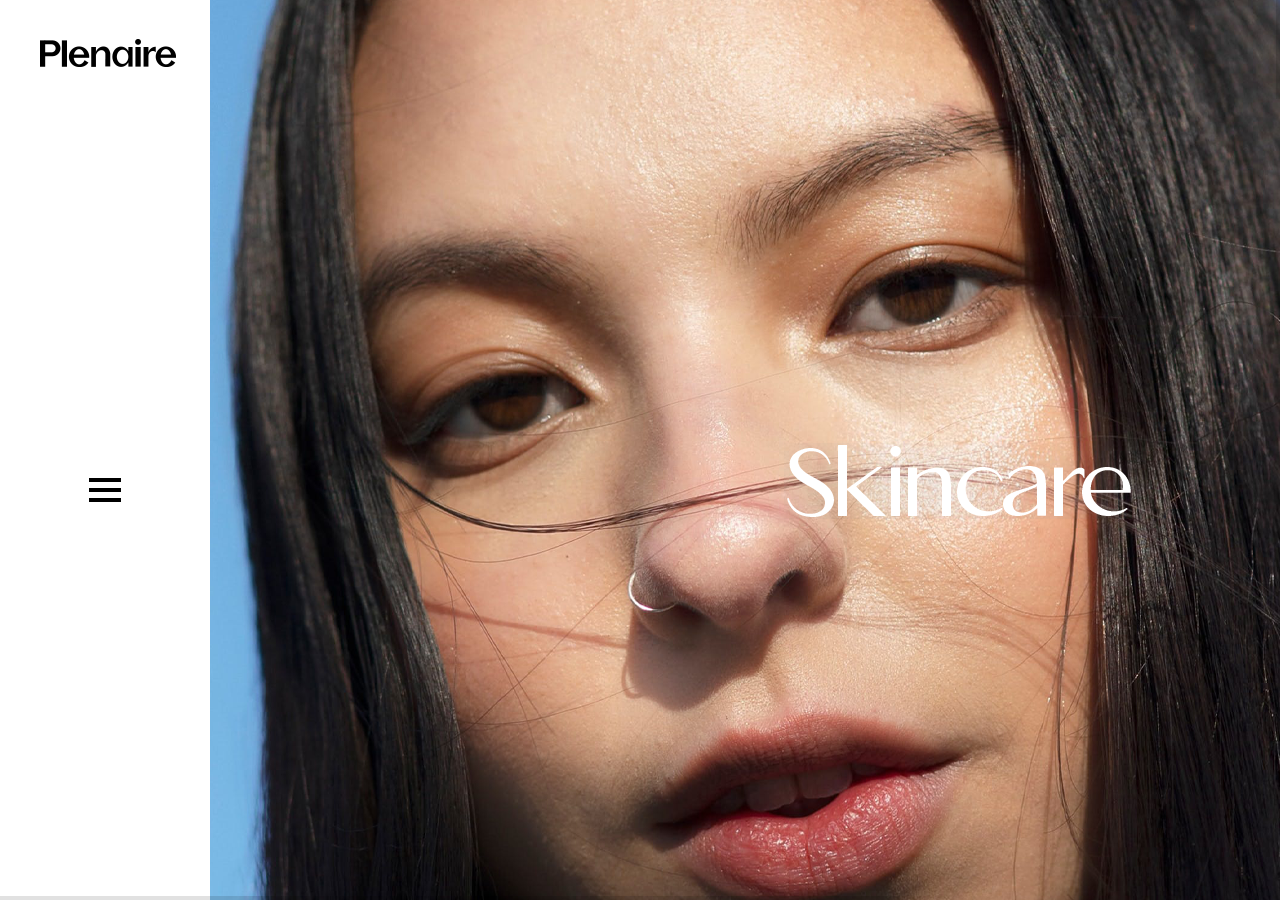
<file: plenaire/skincare/skincare.html>
<!DOCTYPE html>
<html lang="ko">
<head>
    <meta charset="UTF-8">
    <meta name="viewport" content="width=device-width,initial-scale=1.0,minimum-scale=1.0,maximum-scale=1.0">
    <meta http-equiv="X-UA-Compatible" content="IE=edge, chrome=1">
    <title>vertical</title>
    <link rel="stylesheet" href="css/plugin/reset.css"/>
    <link rel="stylesheet" href="css/main.css"/>

    <script src="js/plugin/jquery-1.8.1.min.js"></script>
    <script src="js/plugin/respond.min.js"></script>
    <script src="js/plugin/prefixfree.min.js"></script>
    <script src="js/plugin/modernizr-2.8.3.min.js"></script>
    <script src="js/plugin/jquery.easing.1.3.js"></script>
    <script src="js/plugin/jquery.nicescroll.min.js"></script>
    <script src="js/plugin/jquery.slides.js"></script>
    <script src="js/main.js"></script>
    <!--[if It IE 9] <script src="js/respond.min.js"></script> <[endif]-->

    <link rel="shortcut icon" href="" type="image/x-icon">
    <link rel="favicon" href="" type="image/x-icon">
</head>
<body>



<!-------  fix section  ------>


<!--header end-->

<article class="menu-pop">

    <div class="menu-left">
        <div class="menu_text01">
            <img src="images/common/menu/menu_text01.png" height="13" width="51" alt="메뉴"/>
        </div>
        <div class="menu_support">
            <img src="images/common/menu/menu_support.png" height="13" width="87" alt="서포트"/>
        </div>
        <div class="menu_text02">
            <img src="images/common/menu/menu_text02.png" height="70" width="111" alt="로그인"/>
        </div>
        <div class="menu_pictogram">
            <img src="images/common/menu/menu_pictogram.png" height="21" width="100" alt="픽토그램"/>
        </div>
        <ul class="menu-btn-box">
            <li class="btn01"><a href="#"><img src="images/common/menu/skincare.png" alt="스킨케어"/></a></li>
            <li class="btn02"><a href="../brandstory/index.html"><img src="images/common/menu/brandstory.png" alt="브랜드스토리"/></a></li>
            <li class="btn03"><a href="#"><img src="images/common/menu/service.png" alt="서비스"/></a></li>
        </ul>
    </div>

    <div class="menu-right">
        <div class="menu-box">
            <div class="box2"></div>
            <div class="box3"></div>
            <div class="box4"></div>
        </div>

        <div class="menu-logo"><a href="../index.html"><img src="images/common/menu/text_loop.png" alt="text_logo"/></a></div>

        <div class="menu-bg">
            <div class="bg2"></div>
            <div class="bg3"></div>
            <div class="bg4"></div>
        </div>
    </div>
</article>

<!-------  fix end  ---------->


<div class="scrollBox">
    <div class="wrap">
        <div id="scene01">
            <div class="header">
                <h1 class="logo">
                    <a href="../index.html">
                    <img src="images/common/logo.png" height="28" width="136" alt="logo"/>
                    </a>
                </h1>

                <div class="menu">
                    <span></span>
                    <span></span>
                    <span></span>
                    <span></span>
                </div>

                <div class="menu_btn"></div>
            </div>
            <div class="skincare">
                <img src="images/common/skincare_bg.png" height="980" width="1710" alt="배경"/>
            </div>
            <div class="skincare_text">
                <img src="images/common/skincare.png" alt="텍스트"/>
            </div>


        </div>
        <!-------  scene01 end  ---------->
        <div id="scene02">
            <div class="title01">
                <img src="images/common/title01.png" height="97" width="435" alt="텍스트"/>
            </div>
            <div class="product">
                <div class="rosejelly">
                    <div class="overlay">
                        <div class="rosejelly_hover">
                            <img src="images/common/product01_on.png" alt="호버">
                        </div>
                    </div>
                </div>
                <div class="triper">
                    <div class="overlay">
                        <div class="triper_hover">
                            <img src="images/common/product02_on.png" alt="호버">
                        </div>
                    </div>
                </div>
                <div class="skinfrostin">
                    <div class="overlay">
                        <div class="skinfrostin_hover">
                            <img src="images/common/product03_on.png" alt="호버">
                        </div>
                    </div>
                </div>
                <div class="droplet">
                    <div class="overlay">
                        <div class="droplet_hover">
                            <img src="images/common/product04_on.png" alt="호버">
                        </div>
                    </div>
                </div>
                <div class="vapour">
                    <div class="overlay">
                        <div class="vapour_hover">
                            <img src="images/common/product05_on.png" alt="호버">
                        </div>
                    </div>
                </div>
                <div class="airy">
                    <div class="overlay">
                        <div class="airy_hover">
                            <img src="images/common/product06_on.png" alt="호버">
                        </div>
                    </div>
                </div>
                <div class="elixir">
                    <div class="overlay">
                        <div class="elixir_hover">
                            <img src="images/common/product07_on.png" alt="호버">
                        </div>
                    </div>
                </div>
                <div class="violet">
                    <div class="overlay">
                        <div class="violet_hover">
                            <img src="images/common/product08_on.png" alt="호버">
                        </div>
                    </div>
                </div>
            </div>
            <div class="text01">
                <img src="images/common/text01.png" height="106" width="202" alt="텍스트"/>
            </div>
            <div class="text02">
                <img src="images/common/text02.png" height="106" width="202" alt="텍스트"/>
            </div>
            <div class="text03">
                <img src="images/common/text03.png" height="106" width="202" alt="텍스트"/>
            </div>
            <div class="text04">
                <img src="images/common/text04.png" height="106" width="202" alt="텍스트"/>
            </div>
            <div class="text05">
                <img src="images/common/text05.png" alt="텍스트"/>
            </div>
            <div class="text06">
                <img src="images/common/text06.png" alt="텍스트"/>
            </div>
            <div class="text07">
                <img src="images/common/text07.png" height="106" width="202" alt="텍스트"/>
            </div>
            <div class="text08">
                <img src="images/common/text08.png" alt="텍스트"/>
            </div>
            <div class="title02">
                <img src="images/common/title02.png" height="98" width="508" alt="타이틀"/>
            </div>
            <div class="image_moving">
                <img src="images/common/image_moving.png" height="210" width="5691" alt="무빙텍스트"/>
            </div>




        </div>
        <!-------  scene02 end  ---------->
        <div id="scene03">
            <div class="bg_box"></div>
            <div class="img01">
                <img src="images/common/wanderlust.png" height="680" width="912" alt="이미지"/>
            </div>
            <div class="img02">
                <img src="images/common/celebration.png" height="680" width="912" alt="이미지"/>
            </div>
            <div class="img03">
                <img src="images/common/remedy.png" height="680" width="912" alt="이미지"/>
            </div>
            <div class="box1">
                <div class="text09">
                    <img src="images/common/text09.png" height="223" width="349" alt="텍스트"/>
                </div>
                <button class="btn">DISCOVER</button>
            </div>
            <div class="box2">
                <div class="text10">
                    <img src="images/common/text10.png" height="239" width="436" alt="텍스트"/>
                </div>
                <button class="btn">DISCOVER</button>
            </div>
            <div class="box3">
                <div class="text11">
                    <img src="images/common/text11.png" height="225" width="410" alt="텍스트"/>
                </div>
                <button class="btn">DISCOVER</button>
            </div>

        </div>
        <!-------  scene03 end  ---------->

    </div><!--    wrap end-->
    <footer id="footer">
        <div class="logo">
            <img src="images/common/footer/logo.png" height="28" width="136" alt="로고"/>
        </div>
        <div class="customer">
            <img src="images/common/footer/customer.png" height="90" width="332" alt="텍스트"/>
        </div>
        <div class="footer_menu">
            <img src="images/common/footer/footer_menu.png" height="334" width="532" alt="텍스트"/>
        </div>
        <div class="footer_text">
            <img src="images/common/footer/footer_text.png" height="111" width="648" alt="텍스트"/>
        </div>
        <div class="footer_info">
            <img src="images/common/footer/footer_info.png" height="154" width="437" alt="텍스트"/>
        </div>
        <a class="scroll" href="#scene01">
            <img src="images/common/footer/scroll.png" height="116" width="116" alt="스크롤"/>
        </a>
    </footer>
</div>


</body>
</html>
</file>
<file: plenaire/css/main.css>
@charset "utf-8";
html, body {
    height: 100%;
    overflow-y: hidden
}

@font-face {
    src: url("../font/APOLLO.otf");
    font-family: 'apollo';
}

body {
    position: relative;
    min-width: 1200px;
    font-family: "Dotum", "Arial", sans-serif;
    font-size: 12px;
    color: #333;
    background: white
}

.posNum {
    position: fixed;
    left: 50%;
    top: 50%;
    width: 300px;
    height: 50px;
    margin: -25px 0 0 -150px;
    background: #111;
    color: #fff;
    font-size: 20px;
    font-weight: bold;
    text-align: center;
    line-height: 50px;
    z-index: 9999
}

.scrollBox {
    min-width: 1200px;
    height: 100%;
    position: relative
}

.scrollBox .wrap {
    min-width: 1200px;
    position: relative;
    overflow: hidden
}

.scrollBox .wrap > div {
    position: relative
}

.scrollBox .wrap .objs > li {
    position: absolute;
    left: 50%
}

.menu-pop {
    width: 0;
    height: 980px;
    position : fixed;
    left: 0;
    top: 0;
    z-index: 9999;
    transition: 0.5s;
    visibility: hidden;
    opacity : 0;
}

.menu-pop.on {
    visibility: visible;
    width: 100%;
    opacity : 1;
}

.menu-pop .menu-left {
    position: absolute;
    width: 970px;
    height: 980px;
    background: white;
    transition: all 1s;
    transition-delay: 0.2s;
    z-index: 500;
}


.menu-pop .menu-left .menu-btn-box {
    position : absolute;
    width : 578px;
    height : 371px;
    left : 284px;
    top : 218px;
    transition-delay: 0.3s;
}

.menu-pop .menu-left .btn01 {
    margin-bottom : 70px;
}

.menu-pop .menu-left .btn02 {
    margin-bottom : 55px;
}

.menu-pop .menu-left .menu_text01 {
    position: absolute;
    top: 166px;
    left: 284px;
}

.menu-pop .menu-left .menu_support {
    position: absolute;
    top: 685px;
    left: 284px;
}

.menu-pop .menu-left .menu_text02 {
    position: absolute;
    top: 742px;
    left: 285px;
}

.menu-pop .menu-left .menu_pictogram {
    position: absolute;
    top: 793px;
    left: 669px;
}










.menu-pop .menu-right {
    position: absolute;
    width: 953px;
    height: 980px;
    left: 970px;
}


.menu-pop .menu-right .menu-bg {
    width: 953px;
    height: 980px;
    background: url("../images/common/menu/menu-bg01.png") no-repeat;
    position : absolute;
    left: 0;
    top: 0;
    transition: 1s;
    transition-delay: 0.3s;
}

.menu-pop.active .menu-right .menu-bg {
   width: 100%;
}

/*------menu-bg-each------*/

.menu-pop .menu-right .menu-bg .bg2{
    width : 953px;
    height : 980px;
    background : url("../images/common/menu/menu-bg02.png") no-repeat;
}
.menu-pop .menu-right .menu-bg .bg3{
    width : 953px;
    height : 980px;
    background : url("../images/common/menu/menu-bg03.png") no-repeat;
}

.menu-pop .menu-right .menu-bg .bg4{
    width : 953px;
    height : 980px;
    background : url("../images/common/menu/menu-bg04.png") no-repeat;
}

.menu-pop .menu-right .menu-bg > div {
    position: absolute;
    left: 0;
    top: 0;
    display : none;
}

.menu-pop .menu-right .menu-logo {
    position : absolute;
    left : 50%;
    top : 50%;
    margin-left : -520px;
    margin-top : -53px;
    z-index : 10;
    transition-delay: 0.9s;
    animation: text_rolling 80s linear alternate infinite;
}

@keyframes text_rolling {
    to {
        transform: translateX(-7000px);
    }
}

.menu-pop .menu-right .menu-box {
    position : absolute;
    left : 50%;
    top : 50%;
    margin-left: -227px;
    margin-top: -340px;
    width : 496px;
    height : 667px;
    background: url("../images/common/menu/menu-box01.png") no-repeat;
    z-index : 11;
    transition : 1.5s;
    transition-delay: 0.5s;
}

.menu-pop.active .menu-right .menu-box {
    width: 100%;
}

/*------menu-bg-each------*/

.menu-pop .menu-right .menu-box .box2{
    width : 496px;
    height : 667px;
    background : url("../images/common/menu/menu-box02.png") no-repeat;
}

.menu-pop .menu-right .menu-box .box3{
    width : 496px;
    height : 667px;
    background : url("../images/common/menu/menu-box03.png") no-repeat;
}

.menu-pop .menu-right .menu-box .box4{
    width : 496px;
    height : 667px;
    background : url("../images/common/menu/menu-box04.png") no-repeat;
}


.menu-pop .menu-right .menu-box > div {
    position: absolute;
    left: 0;
    top: 0;
    display : none;
}

























#scene01 {
    height: 980px;
}

#scene01 .header {
    position: absolute;
    width: 210px;
    height: 980px;
    background: white;
    left: 0;
    top: 0;
    z-index: 9999;
}

#scene01 .header .logo{
    position: absolute;
    top: 39px;
    left: 40px;
}


#scene01 .header .menu{
    width: 32px;
    height: 25px;
    position : relative;
    top: 478px;
    margin: 0 auto;
}

#scene01 .header .menu > span {
    display: block;
    width: 32px;
    height: 4px;
    background: black;
    position : absolute;
    transition: 0.5s;
    z-index: 150;
}
#scene01 .header .menu > span:nth-child(1){top: 0;}
#scene01 .header .menu > span:nth-child(2){top: 10px;}
#scene01 .header .menu > span:nth-child(3){top: 10px;}
#scene01 .header .menu > span:nth-child(4){top: 20px;}

#scene01 .header .menu.active > span:nth-child(1),
#scene01 .header .menu.active > span:nth-child(4) {opacity : 0;}

#scene01 .header .menu.active > span:nth-child(2) {transform: rotate(-45deg);}
#scene01 .header .menu.active > span:nth-child(3) {transform: rotate(45deg);}




.slidesjs-next {
    width: 83px;
    height: 50px;
    position : absolute;
    left: 1420px;
    top: 897px;
    z-index: 50;
    background-image: url("../images/main/main_narrow.png");
}

#scene01 .bgwrap {
    position: absolute;
    width: 1717px;
    height: 980px;
    top: 0;
    left: 210px;
}

#scene01 .box {
    position: absolute;
    width: 1462px;
    height: 320px;
    top: 620px;
    left: 248px;
    z-index: 40;
}

#scene01 .box .line {
    position: absolute;
    top: 230px;
    left: 15px;
    width: 1450px;
    height: 2px;
    background: #ffffff;
}

#scene01 .box .main_comment{
    position: absolute;
    bottom: 0;
}



#scene02 {
    height: 2776px;
    background: white;
}

#scene02 .text{
    position: absolute;
    top: 170px;
    left: 738px;
}

#scene02 .text01{
    position: absolute;
    top: 250px;
    left: 843px;
}

#scene02 .image_moving {
    position: absolute;
    top: 1514px;
    left: 0;
}

#scene02 .image_moving.on{
    animation: ani04 linear normal infinite 15s;
}

@keyframes ani04 {
    0%{
        left: 0;
    }

    100%{
        left: -5500px;
    }
}

#scene02 .product .rosejelly {
    position: absolute;
    top: 360px;
    left: 210px;
    width: 470px;
    height: 607px;
    background-image: url("../images/common/contents/rosejelly.png");
    opacity: 0;
    transition: 1s;
    transform: translateY(300px);
}

#scene02 .product .rosejelly.on {
    opacity: 1;
    transform: translateY(0);
}

#scene02 .product .skinfrostin {
    position: absolute;
    top: 534px;
    left: 724px;
    width: 470px;
    height: 607px;
    background-image: url("../images/common/contents/skinfrostin.png");
    opacity: 0;
    transition: 1s;
    transform: translateY(-400px);
}

#scene02 .product .skinfrostin.on {
    opacity: 1;
    transform: translateY(0);
}

#scene02 .product .triper {
    position: absolute;
    top: 360px;
    left: 1238px;
    width: 470px;
    height: 607px;
    background-image: url("../images/common/contents/triper.png");
    opacity: 0;
    transition: 1s;
    transform: translateY(300px);
}

#scene02 .product .triper.on {
    opacity: 1;
    transform: translateY(0);
}

#scene02 .product .droplet {
    position: absolute;
    top: 1316px;
    left: 210px;
    width: 470px;
    height: 607px;
    background-image: url("../images/common/contents/droplet.png");
    opacity: 0;
    transition: 1s;
    transform: translateY(-300px);
}

#scene02 .product .droplet.on {
    opacity: 1;
    transform: translateY(0);
}

#scene02 .product .violetpaste {
    position: absolute;
    top: 1316px;
    left: 1238px;
    width: 470px;
    height: 607px;
    background-image: url("../images/common/contents/violetpaste.png");
    opacity: 0;
    transition: 1s;
    transform: translateY(-300px);
}

#scene02 .product .violetpaste.on {
    opacity: 1;
    transform: translateY(0);
}

#scene02 .product_text .rosejelly {
    position: absolute;
    top: 1068px;
    left: 349px;
    width: 199px;
    height: 46px;
    background-image: url("../images/common/contents/rosejelly_text.png");
}

#scene02 .product_text .skinfrostin {
    position: absolute;
    top: 1239px;
    left: 896px;
    width: 125px;
    height: 45px;
    background-image: url("../images/common/contents/skinfrostin_text.png");
}

#scene02 .product_text .triper {
    position: absolute;
    top: 1068px;
    left: 1393px;
    width: 173px;
    height: 46px;
    background-image: url("../images/common/contents/triper_text.png");
}

#scene02 .product_text .droplet {
    position: absolute;
    top: 2031px;
    left: 343px;
    width: 196px;
    height: 46px;
    background-image: url("../images/common/contents/droplet_text.png");
}

#scene02 .product_text .violetpaste {
    position: absolute;
    top: 2031px;
    left: 1358px;
    width: 233px;
    height: 46px;
    background-image: url("../images/common/contents/violetpaste_text.png");
}

#scene02 .rosejelly .rosejelly_product{
    position: absolute;
    top: 253px;
    left: 150px;
}

#scene02 .skinfrostin .skinfrostin_product{
    position: absolute;
    top: 253px;
    left: 155px;
}

#scene02 .triper .triper_product{
    position: absolute;
    top: 253px;
    left: 155px;
}

#scene02 .droplet .droplet_product{
    position: absolute;
    top: 385px;
    left: 143px;
}

#scene02 .violetpaste .violetpaste_product{
    position: absolute;
    top: 472px;
    left: 167px;
}

#scene02 .product .rosejelly .overlay {
    position: absolute;
    bottom: 0;
    left: 100%;
    right: 0;
    overflow: hidden;
    width: 0;
    height: 100%;
    transition: .5s ease;
}

#scene02 .product .rosejelly:hover .overlay {
    width: 100%;
    left: 0;
}

#scene02 .product .rosejelly_hover {
    color: white;
    font-size: 20px;
    position: absolute;
    top: 50%;
    left: 50%;
    -webkit-transform: translate(-50%, -50%);
    -ms-transform: translate(-50%, -50%);
    transform: translate(-50%, -50%);
    white-space: nowrap;
}

#scene02 .product .skinfrostin .overlay {
    position: absolute;
    bottom: 0;
    left: 100%;
    right: 0;
    overflow: hidden;
    width: 0;
    height: 100%;
    transition: .5s ease;
}

#scene02 .product .skinfrostin_hover {
    color: white;
    font-size: 20px;
    position: absolute;
    top: 50%;
    left: 50%;
    -webkit-transform: translate(-50%, -50%);
    -ms-transform: translate(-50%, -50%);
    transform: translate(-50%, -50%);
    white-space: nowrap;
}

#scene02 .product .triper .overlay {
    position: absolute;
    bottom: 0;
    left: 100%;
    right: 0;
    overflow: hidden;
    width: 0;
    height: 100%;
    transition: .5s ease;
}

#scene02 .product .triper_hover {
    color: white;
    font-size: 20px;
    position: absolute;
    top: 50%;
    left: 50%;
    -webkit-transform: translate(-50%, -50%);
    -ms-transform: translate(-50%, -50%);
    transform: translate(-50%, -50%);
    white-space: nowrap;
}

#scene02 .product .droplet .overlay {
    position: absolute;
    bottom: 0;
    left: 100%;
    right: 0;
    overflow: hidden;
    width: 0;
    height: 100%;
    transition: .5s ease;
}

#scene02 .product .droplet:hover .overlay {
    width: 100%;
    left: 0;
}

#scene02 .product .droplet_hover {
    color: white;
    font-size: 20px;
    position: absolute;
    top: 50%;
    left: 50%;
    -webkit-transform: translate(-50%, -50%);
    -ms-transform: translate(-50%, -50%);
    transform: translate(-50%, -50%);
    white-space: nowrap;
}

#scene02 .product .violetpaste .overlay {
    position: absolute;
    bottom: 0;
    left: 100%;
    right: 0;
    overflow: hidden;
    width: 0;
    height: 100%;
    transition: .5s ease;
}

#scene02 .product .violetpaste:hover .overlay {
    width: 100%;
    left: 0;
}

#scene02 .product .violetpaste_hover {
    color: white;
    font-size: 20px;
    position: absolute;
    top: 50%;
    left: 50%;
    -webkit-transform: translate(-50%, -50%);
    -ms-transform: translate(-50%, -50%);
    transform: translate(-50%, -50%);
    white-space: nowrap;
}


#scene02 .product > div > div:nth-child(2) {transition: .5s ease;}
#scene02 .product > div:hover .overlay {width: 100%; left: 0;}
#scene02 .product > div:hover > div:nth-child(2) {transform: rotate(20deg);}





#scene03 {
    height: 1612px;
    background: #d4ebff;
}

#scene03 .brandstory_image {
    position: absolute;
    width: 1710px;
    height: 869px;
    top: -434px;
    background-image: url("../images/common/contents/brandstory_image.png");
}

#scene03 .brandstory_image .brandstory_text {
    position: absolute;
    top: 350px;
    left: 211px;
}

#scene03 .brandstory_image .btn {
    position: absolute;
    top: 463px;
    left: 211px;
    background-color: transparent;
    border: 1px solid white;
    color: white;
    padding: 18px 130px;
    text-align: center;
    font-family: 'apollo';
    text-transform: uppercase;
    letter-spacing: 5px;
    font-size: 14px;
    margin: 4px 2px;
    transition: 0.3s;
}

#scene03 .brandstory_image .btn:hover {
    background-color: #000000;
    border: 1px solid black;
    color: white;
}

#scene03 .text02{
    position: absolute;
    top: 649px;
    left: 685px;
    opacity: 0;
    transition: 1s;
    transform: translateY(100px);
}

#scene03 .text02.on {
    opacity: 1;
    transform: translateY(0);
}


#scene03 .text03{
    position: absolute;
    top: 725px;
    left: 855px;
    opacity: 0;
    transition: 1s;
    transform: translateY(100px);
}

#scene03 .text03.on {
    opacity: 1;
    transform: translateY(0);
}

#scene03 .promise_contents {
    position: absolute;
    top: 839px;
    left: 238px;
    width: 1465px;
    height: 374px;
}

#scene03 .promise_contents .icon01{
    position: absolute;
    left: 69px;
}

#scene03 .promise_contents .icon02{
    position: absolute;
    left: 633px;
}

#scene03 .promise_contents .icon03{
    position: absolute;
    left: 1198px;
}

#scene03 .promise_contents .promise_title01{
    position: absolute;
    top: 236px;
    left: 49px;
}

#scene03 .promise_contents .promise_title02{
    position: absolute;
    top: 236px;
    left: 636px;
}

#scene03 .promise_contents .promise_title03{
    position: absolute;
    top: 236px;
    left: 1238px;
}

#scene03 .promise_contents .promise_text01{
    position: absolute;
    top: 293px;
}

#scene03 .promise_contents .promise_text02{
    position: absolute;
    top: 293px;
    left: 545px;
}

#scene03 .promise_contents .promise_text03{
    position: absolute;
    top: 293px;
    left: 1111px;
}

#scene03 .image_moving_white {
    position: absolute;
    bottom: -10px;
    left: 0;
}

#scene03 .image_moving_white.on {
    animation: ani04 linear normal infinite 15s;
}
@keyframes ani04 {
    0%{
        left: 0;
    }

    100%{
        left: -5500px;
    }
}

#scene04 {
    height: 2090px;
    background: white;
}

#scene04 .image_boy {
    position: absolute;
    top: -145px;
    left: 210px;
}

#scene04 .box1 {
    position: absolute;
    left: 1022px;
    top: 178px;
    width: 628px;
    height: 0;
    opacity: 0;
    transform: translateY(100px);
    transition: all 1s;
}

#scene04 .box1.on{
    height: 383px;
    opacity: 1;
    transform: translateY(0);
}

#scene04 .box1 .text_05 {
    position: absolute;
    top: 185px;
}

#scene04 .box1 .btn {
    position: absolute;
    top: 322px;
    background: white;
    border: 1px solid #464646;
    color: #454545;
    padding: 18px 130px;
    text-align: center;
    font-family: 'apollo';
    text-transform: uppercase;
    letter-spacing: 5px;
    font-size: 14px;
    margin: 4px 2px;
    transition: 0.3s;
}

#scene04 .box1 .btn:hover {
    background-color: #000000;
    border: 1px solid black;
    color: white;
}

#scene04 .image_product {
    position: absolute;
    top: 793px;
    left: 724px;
}

#scene04 .box2 {
    position: absolute;
    width: 421px;
    height: 0;
    top: 897px;
    left: 204px;
    opacity: 0;
    transform: translateY(100px);
    transition: all 1s;
}

#scene04 .box2.on{
    height: 370px;
    opacity: 1;
    transform: translateY(0);
}

#scene04 .box2 .text_07 {
    position: absolute;
    top: 177px;
}

#scene04 .box2 .btn {
    position: absolute;
    top: 308px;
    background: white;
    border: 1px solid #464646;
    color: #454545;
    padding: 18px 130px;
    text-align: center;
    font-family: 'apollo';
    text-transform: uppercase;
    letter-spacing: 5px;
    font-size: 14px;
    margin: 4px 2px;
    transition: 0.3s;
}

#scene04 .box2 .btn:hover {
    background-color: #000000;
    border: 1px solid black;
    color: white;
}

#scene04 .newsletter{
    position: absolute;
    width: 1920px;
    height: 435px;
    top: 1655px;
    background-image: url("../images/common/contents/newsletter_image.png");
}

#scene04 .newsletter .text_08{
    position: absolute;
    top: 124px;
    left: 206px;
}

#scene04 .newsletter .text_09{
    position: absolute;
    top: 205px;
    left: 206px;
}

#scene04 .e-mail{
    position: absolute;
    top: 300px;
    left: 206px;
}

#scene05 {
    height: 948px;
    background: #ffffff;
}

#scene05 .text_10 {
    position: absolute;
    top: 200px;
    left: 704px;
    opacity: 0;
    transition: 1s;
    transform: translateY(100px);
}

#scene05 .text_10.on {
    opacity: 1;
    transform: translateY(0);
}

#scene05 .account {
    position: absolute;
    top: 289px;
    left: 874px;
    opacity: 0;
    transition: 1s;
    transform: translateY(100px);
}

#scene05 .account.on {
    opacity: 1;
    transform: translateY(0);
}

#scene05 .photo {
    position: absolute;
    width: 1550px;
    height: 342px;
    top: 417px;
    left: 210px;
}

#scene05 .photo > div {
    float: left;
    margin-right: 44px;
    transition: transform .2s;
}


#scene05 .photo:nth-child(4) {
    margin-right: 0
}

#scene05 .photo > div:hover {
    -ms-transform: scale(1.5); /* IE 9 */
    -webkit-transform: scale(1.5); /* Safari 3-8 */
    transform: scale(1.2);
}

#scene05 .btn_left {
    position: absolute;
    top: 563px;
    left: 164px;
}

#scene05 .btn_right {
    position: absolute;
    top: 563px;
    left: 1726px;
}


#footer {
    height: 980px;
    background: #d3eafe;
    position: relative
}

#footer .logo {
    position: absolute;
    top: 90px;
    left: 210px;
}

#footer .customer {
    position: absolute;
    top: 813px;
    left: 207px;
}

#footer .footer_menu {
    position: absolute;
    top: 90px;
    left: 1064px;
}

#footer .footer_text {
    position: absolute;
    top: 495px;
    left: 1064px;
}

#footer .footer_info {
    position: absolute;
    top: 746px;
    left: 1064px;
}

#footer .scroll {
    position: absolute;
    top: 795px;
    left: 1705px;
}
</file>
<file: signiel/css/main.css>
@charset "utf-8";
html, body {
    height: 100%;
    overflow-y: hidden
}

body {
    position: relative;
    min-width: 1200px;
    font-family: "Dotum", "Arial", sans-serif;
    font-size: 12px;
    color: #333;
    background: white
}

.posNum {
    position: fixed;
    left: 50%;
    top: 50%;
    width: 300px;
    height: 50px;
    margin: -25px 0 0 -150px;
    background: #111;
    color: #fff;
    font-size: 20px;
    font-weight: bold;
    text-align: center;
    line-height: 50px;
    z-index: 9999
}

.scrollBox {
    min-width: 1200px;
    height: 100%;
    position: relative
}

.scrollBox .wrap {
    min-width: 1200px;
    position: relative;
    overflow: hidden
}

.scrollBox .wrap > div {
    position: relative
}

.scrollBox .wrap .objs > li {
    position: absolute;
    left: 50%
}

#header {
    width: 100%;
    height: 100px;
    background: black;
    position : fixed;
    left: 0;
    top: 0;
    z-index: 100;
}


#scene01 {
    height: 2674px;
    background: #211b12;
}

#scene01 .bg{
    position: absolute;
}

#scene01 .title01 {
    position: absolute;
    top: 53px;
    left: 196px;
    transition: all 1s;
    transform: translateY(50px);
    opacity : 0;
}

#scene01 .title01.on {
    transform: translateY(0);
    opacity : 1;
}

#scene01 .title02 {
    position: absolute;
    top: 53px;
    left: 895px;
    transition: all 1s;
    transform: translateY(50px);
    opacity : 0;
}

#scene01 .title02.on {
    transform: translateY(0);
    opacity : 1;
}

#scene01 .title03 {
    position: absolute;
    top: 53px;
    right: 201px;
    transition: all 1s;
    transform: translateY(50px);
    opacity : 0;
}

#scene01 .title03.on {
    transform: translateY(0);
    opacity : 1;
}

#scene01 .logo {
    position: absolute;
    top: 538px;
    left: 600px;
    transition: all 1s;
    transform: translateY(100px);
    transition-delay: 0.5s;
    opacity : 0;
}

#scene01 .logo.on {
    transform: translateY(0);
    opacity : 1;
}

#video1 {
    position: absolute;
    width: 309px;
    height: 574px;
    top: 785px;
    left: 802px;
    z-index: 100;
    opacity : 1;
    transition: all 1.2s;
    transform: translateY(30px);
}


#scene01 .image .mockup{
    position: absolute;
    top: 732px;
    left: 757px;
    z-index: 9999;
}



#scene01 .text01 {
    position: absolute;
    top: 663px;
    left: 819px;
}

#scene01 .diagram {
    position: absolute;
    top: 1947px;
    left: 358px;
}

#scene01 .text {
    position: absolute;
    top: 1655px;
    left: 360px;
    opacity: 0;
    transition: 1s;
    transform: translateY(100px);
}

#scene01 .text.on {
    opacity: 1;
    transform: translateY(0);
}

#scene02 {
    height: 2170px;
    background: white;
}

#scene02 .bg2 {
    position: absolute;
}

#scene02 .screen01 {
    position: absolute;
    top: 356px;
    left: 1320px;
}

#scene02 .screen02 {
    position: absolute;
    top: 721px;
    left: 798px;
}

#scene02 .screen03 {
    position: absolute;
    top: 1161px;
    left: 300px;
}

#scene02 .screen04 {
    position: absolute;
    top: 1413px;
    left: 798px;
}

#scene02 .screen05 {
    position: absolute;
    top: 1044px;
    left: 1320px;
}

#scene02 .preview {
    position: absolute;
    top: 175px;
    left: 358px;
    opacity: 0;
    transition: 1s;
    transform: translateY(100px);
}

#scene02 .preview.on {
    opacity: 1;
    transform: translateY(0);
}

#scene03 {
    height: 1019px;
    background: white;
}

#scene03 .designassets {
    position: absolute;
    top: 162px;
    left: 358px;
    opacity: 0;
    transition: 1s;
    transform: translateY(100px);
}

#scene03 .designassets.on {
    opacity: 1;
    transform: translateY(0);
}


#scene03 .color {
    position: absolute;
    top: 271px;
    left: 340px;
}

#scene03 .image_text {
    position: absolute;
    top: 606px;
    left: 457px;
}


#scene04 {
    height: 1256px;
    background: #372d20;
}

#scene04 .mainscreen {
    position: absolute;
    top: 164px;
    left: 362px;
}

#scene04 .text07 {
    position: absolute;
    top: 221px;
    left: 359px;
}

#scene04 .iconbox {
    position: absolute;
    width: 317px;
    height: 202px;
    top: 522px;
    left: 888px;
}

#scene04 .iconbox .icon01 {
    position: absolute;
    bottom: 157px;
    left: 0;
    width: 66px;
    height: 0;
    transition: 0.2s;
    background-image: url("../images/common/icon01.png");
    transition-delay: 1s;
}

#scene04 .iconbox .icon01.on {
    height: 43px;
    opacity: 1;
}


#scene04 .iconbox .icon02 {
    position: absolute;
    bottom: 117px;
    left: 60px;
    width: 66px;
    height: 0;
    transition: 0.2s;
    background-image: url("../images/common/icon02.png");
    transition-delay: 0.9s;
}

#scene04 .iconbox .icon02.on {
    height: 43px;
    opacity: 1;
}


#scene04 .iconbox .icon03 {
    position: absolute;
    bottom: 79px;
    left: 119px;
    width: 66px;
    height: 0;
    transition: 0.2s;
    background-image: url("../images/common/icon03.png");
    transition-delay: 0.7s;
}

#scene04 .iconbox .icon03.on {
    height: 44px;
    opacity: 1;
}

#scene04 .iconbox .icon04 {
    position: absolute;
    bottom: 40px;
    left: 178px;
    width: 66px;
    height: 0;
    transition: 0.2s;
    background-image: url("../images/common/icon04.png");
    transition-delay: 0.5s;
}

#scene04 .iconbox .icon04.on {
    height: 43px;
    opacity: 1;
}

#scene04 .iconbox .icon05 {
    position: absolute;
    bottom: 0;
    left: 236px;
    width: 80px;
    height: 0;
    background-image: url("../images/common/icon05.png");
    transition: 0.2s;
    transition-delay: 0.3s;
}

#scene04 .iconbox .icon05.on {
    height: 44px;
    opacity: 1;
}

#scene04 .box{
    position: absolute;
    width: 190px;
    height: 951px;
    top: 161px;
    left: 1366px;
}

#scene04 .box>div {
    margin-bottom: 103px;
}

#scene04 .mockup02 {
    position: absolute;
    top: 505px;
    left: 173px;
    transition: all 1s;
    transform: translateY(200px);
    opacity : 0;
}

#scene04 .mockup02.on {
    transform: translateY(0);
    opacity : 1;
}

#scene05 {
    height: 1411px;
    background: #f2f2f2;
}

#scene05 .quickmenu {
    position: absolute;
    top: 132px;
    left: 1187px;
    opacity: 0;
    transition: 1s;
    transform: translateY(100px);
}

#scene05 .quickmenu.on {
    opacity: 1;
    transform: translateY(0);
}

#scene05 .text08 {
    position: absolute;
    top: 200px;
    left: 1187px;
}

#scene05 .text09 {
    position: absolute;
    top: 355px;
    left: 1187px;
}

#scene05 .screen06 {
    position: absolute;
    top: 694px;
    left: 0;
}

#scene05 .screen07 {
    position: absolute;
    top: 337px;
    left: 339px;
}

#scene05 .screen08 {
    position: absolute;
    top: 692px;
    left: 767px;
}

#scene05 .screen09 {
    position: absolute;
    top: 692px;
    left: 1196px;
}

#video4 {
    position: absolute;
    width: 319px;
    height: 592px;
    top: 667px;
    left: 1196px;
}

#scene05 .box {
    position: absolute;
    width: 400px;
    height: 42px;
    background: #f2f2f2;
    top: 650px;
    left: 1150px;
}

#scene06 {
    height: 3122px;
    background: white;
}

#scene06 .smartroom {
    position: absolute;
    top: 160px;
    left: 351px;
    opacity: 0;
    transition: 1s;
    transform: translateY(100px);
}

#scene06 .smartroom.on {
    opacity: 1;
    transform: translateY(0);
}

#scene06 .iot {
    position: absolute;
    top: 592px;
}

#video3 {
    position: absolute;
    width: 321px;
    height: 596px;
    top: 480px;
    left: 798px;
    z-index: 100;
    opacity : 1;
    transition: all 1.2s;
    transform: translateY(30px);
    transition-delay: .4s;
}

#scene06 .image03 .mockup03 {
    position: absolute;
    top: 433px;
    left: 757px;
    z-index: 9999;
}


#scene06 .circlce {
    position: absolute;
    top: 1453px;
    left: 296px;
}

#video2 {
    position: absolute;
    width: 318px;
    height: 591px;
    top: 1902px;
    left: 731px;
    z-index: 100;
    opacity : 1;
    transition: all 1.2s;
    transform: translateY(30px);
    transition-delay: .4s;
}

#scene06 .image02 .mockup {
    position: absolute;
    top: 1854px;
    left: 686px;
    z-index: 200;
}

#scene06 .easybooking {
    position: absolute;
    top: 1732px;
    left: 1148px;
    opacity: 0;
    transition: 1s;
    transform: translateY(100px);
}

#scene06 .easybooking.on {
    opacity: 1;
    transform: translateY(0);
}



#scene06 .screen10 {
    position: absolute;
    top: 1550px;
    left: 284px;
}

#scene06 .mini01{
    position: absolute;
    top: 2060px;
    left: 1050px;
}

#scene06 .mini02{
    position: absolute;
    top: 2060px;
    left: 1267px;
}

#scene06 .mini03{
    position: absolute;
    top: 2060px;
    left: 1525px;
}

#scene07 {
    height: 2880px;
    background: #f2f2f2;
}

#scene07 .bg3 {
    position: absolute;
    bottom: 0;
}

#scene07 .screen11 {
    position: absolute;
    top: -291px;
    left: 1316px;
}

#scene07 .screen12 {
    position: absolute;
    top: 158px;
    left: 954px;
}

#scene07 .pop01 {
    position: absolute;
    top: 1350px;
    left: 1372px;
}

#scene07 .pop02 {
    position: absolute;
    top: 1350px;
    left: 1557px;
}

#scene07 .overview {
    position: absolute;
    top: 166px;
    left: 359px;
    opacity: 0;
    transition: 1s;
    transform: translateY(100px);
}

#scene07 .overview.on {
    opacity: 1;
    transform: translateY(0);
}

#video5 {
    position: absolute;
    width: 319px;
    height: 593px;
    top: 745px;
    left: 362px;
}

#scene07 .image04 .mockup{
    position: absolute;
    top: 677px;
    left: 321px;
}

#scene08 {
    height: 1897px;
    width: 1920px;
    background-image: url("../images/common/last.png");
}
</file>
<file: plenaire/brandstory/css/main.css>
@charset "utf-8";
html, body {
    height: 100%;
    overflow-y: hidden
}

@font-face {
    src: url("../font/APOLLO.otf");
    font-family: 'apollo';
}

body {
    position: relative;
    min-width: 1200px;
    font-family: "Dotum", "Arial", sans-serif;
    font-size: 12px;
    color: #333;
    background: white
}

.posNum {
    position: fixed;
    left: 50%;
    top: 50%;
    width: 300px;
    height: 50px;
    margin: -25px 0 0 -150px;
    background: #111;
    color: #fff;
    font-size: 20px;
    font-weight: bold;
    text-align: center;
    line-height: 50px;
    z-index: 9999
}

.scrollBox {
    min-width: 1200px;
    height: 100%;
    position: relative
}

.scrollBox .wrap {
    min-width: 1200px;
    position: relative;
    overflow: hidden
}

.scrollBox .wrap > div {
    position: relative
}

.scrollBox .wrap .objs > li {
    position: absolute;
    left: 50%
}

.menu-pop {
    width: 0;
    height: 980px;
    position : fixed;
    left: 0;
    top: 0;
    z-index: 9999;
    transition: 0.5s;
    visibility: hidden;
    opacity : 0;
}

.menu-pop.on {
    visibility: visible;
    width: 100%;
    opacity : 1;
}

.menu-pop .menu-left {
    position: absolute;
    width: 970px;
    height: 980px;
    background: white;
    transition: all 1s;
    transition-delay: 0.2s;
    z-index: 500;
}


.menu-pop .menu-left .menu-btn-box {
    position : absolute;
    width : 578px;
    height : 371px;
    left : 284px;
    top : 218px;
    transition-delay: 0.3s;
}

.menu-pop .menu-left .btn01 {
    margin-bottom : 70px;
}

.menu-pop .menu-left .btn02 {
    margin-bottom : 55px;
}

.menu-pop .menu-left .menu_text01 {
    position: absolute;
    top: 166px;
    left: 284px;
}

.menu-pop .menu-left .menu_support {
    position: absolute;
    top: 685px;
    left: 284px;
}

.menu-pop .menu-left .menu_text02 {
    position: absolute;
    top: 742px;
    left: 285px;
}

.menu-pop .menu-left .menu_pictogram {
    position: absolute;
    top: 793px;
    left: 669px;
}










.menu-pop .menu-right {
    position: absolute;
    width: 953px;
    height: 980px;
    left: 970px;
}


.menu-pop .menu-right .menu-bg {
    width: 953px;
    height: 980px;
    background: url("../images/common/menu/menu-bg01.png") no-repeat;
    position : absolute;
    left: 0;
    top: 0;
    transition: 1s;
    transition-delay: 0.3s;
}

.menu-pop.active .menu-right .menu-bg {
    width: 100%;
}

/*------menu-bg-each------*/

.menu-pop .menu-right .menu-bg .bg2{
    width : 953px;
    height : 980px;
    background : url("../images/common/menu/menu-bg02.png") no-repeat;
}
.menu-pop .menu-right .menu-bg .bg3{
    width : 953px;
    height : 980px;
    background : url("../images/common/menu/menu-bg03.png") no-repeat;
}

.menu-pop .menu-right .menu-bg .bg4{
    width : 953px;
    height : 980px;
    background : url("../images/common/menu/menu-bg04.png") no-repeat;
}

.menu-pop .menu-right .menu-bg > div {
    position: absolute;
    left: 0;
    top: 0;
    display : none;
}

.menu-pop .menu-right .menu-logo {
    position : absolute;
    left : 50%;
    top : 50%;
    margin-left : -520px;
    margin-top : -53px;
    z-index : 10;
    transition-delay: 0.9s;
    animation: text_rolling 80s linear alternate infinite;
}

@keyframes text_rolling {
    to {
        transform: translateX(-7000px);
    }
}

.menu-pop .menu-right .menu-box {
    position : absolute;
    left : 50%;
    top : 50%;
    margin-left: -227px;
    margin-top: -340px;
    width : 496px;
    height : 667px;
    background: url("../images/common/menu/menu-box01.png") no-repeat;
    z-index : 11;
    transition : 1.5s;
    transition-delay: 0.5s;
}

.menu-pop.active .menu-right .menu-box {
    width: 100%;
}

/*------menu-bg-each------*/

.menu-pop .menu-right .menu-box .box2{
    width : 496px;
    height : 667px;
    background : url("../images/common/menu/menu-box02.png") no-repeat;
}

.menu-pop .menu-right .menu-box .box3{
    width : 496px;
    height : 667px;
    background : url("../images/common/menu/menu-box03.png") no-repeat;
}

.menu-pop .menu-right .menu-box .box4{
    width : 496px;
    height : 667px;
    background : url("../images/common/menu/menu-box04.png") no-repeat;
}


.menu-pop .menu-right .menu-box > div {
    position: absolute;
    left: 0;
    top: 0;
    display : none;
}

#scene01 {
    width: 1920px;
    height: 980px;
}

#scene01 .brandstory {
    position: absolute;
    right: 0;
}

#scene01 .brandstory_text {
    position: absolute;
    top: 446px;
    left: 790px;
}

#scene01 .header {
    position: absolute;
    width: 210px;
    height: 980px;
    background: white;
    z-index: 9999;
}

#scene01 .header .logo{
    position: absolute;
    top: 39px;
    left: 40px;
}


#scene01 .header .menu{
    width: 32px;
    height: 25px;
    position : relative;
    top: 478px;
    margin: 0 auto;
}

#scene01 .header .menu > span {
    display: block;
    width: 32px;
    height: 4px;
    background: black;
    position : absolute;
    transition: 0.5s;
}
#scene01 .header .menu > span:nth-child(1){top: 0;}
#scene01 .header .menu > span:nth-child(2){top: 10px;}
#scene01 .header .menu > span:nth-child(3){top: 10px;}
#scene01 .header .menu > span:nth-child(4){top: 20px;}

#scene01 .header .menu.active > span:nth-child(1),
#scene01 .header .menu.active > span:nth-child(4) {opacity : 0;}

#scene01 .header .menu.active > span:nth-child(2) {transform: rotate(-45deg);}
#scene01 .header .menu.active > span:nth-child(3) {transform: rotate(45deg);}







#scene02 {
    width: 1920px;
    height: 1215px;
    background-image: url("../images/common/bg_cloud.png");
}


#scene02 .text01 {
    position: absolute;
    top: 200px;
    left: 210px;
}

#scene02 .text02 {
    position: absolute;
    top: 338px;
    left: 210px;
    opacity: 0;
    transition: 1s;
    transform: translateY(100px);
}

#scene02 .text02.on{
    opacity: 1;
    transform: translateY(0);
}

#scene02 .circle {
    position: absolute;
    top: 883px;
    left: 1015px;
    animation: circle 5s infinite linear;
}


@keyframes circle {
    to {
        transform: rotate(1turn);
    }
}


#scene02 .img01 {
    position: absolute;
    top: 145px;
    left: 1015px;
}

#scene02 .text_calli {
    position: absolute;
    top: 352px;
    right: 0;
}

#scene03 {
    height: 1174px;
    background: white;
}

#scene03 .text03 {
    position: absolute;
    top: 242px;
    left: 210px;
    opacity: 0;
    transition: 1s;
    transform: translateY(100px);
}

#scene03 .text03.on{
    opacity: 1;
    transform: translateY(0);
}


#scene03 .text04{
    position: absolute;
    top: 762px;
    left: 210px;
}

#scene03 .img02{
    position: absolute;
    top:316px;
    left: 829px;
}

#scene03 .img03{
    position: absolute;
    top:316px;
    right: 0;
}

#scene04 {
    height: 1612px;
    background: #d3eafe;
}

#scene04 .img04 {
    position: absolute;
    top:0;
    left: 210px;
}


#scene04 .img05 {
    position: absolute;
    top: -160px;
    left: 1235px;
}

#scene04 .big_circle {
    position: absolute;
    top: 1155px;
    left: 238px;
    animation: bigcircle 15s infinite linear;
}

@keyframes bigcircle {
    to {
        transform: rotate(1turn);
    }
}

#scene04 .img06 {
    position: absolute;
    top: 736px;
    left: 688px;
}

#scene04 .sticker {
    position: absolute;
    top: 650px;
    left: 1135px;
}

#scene04 .text06 {
    position: absolute;
    top: 92px;
    left: 835px;
}

#scene04 .btn {
    position: absolute;
    top: 378px;
    left: 838px;
    background: #d3eafe;
    border: 1px solid #464646;
    color: #454545;
    padding: 12px 45px;
    text-align: center;
    font-family: 'apollo';
    text-transform: uppercase;
    letter-spacing: 5px;
    font-size: 14px;
    margin: 4px 2px;
    transition: 0.3s;
}

#scene04 .btn:hover {
    background-color: #000000;
    border: 1px solid black;
    color: white;
}

#scene04 .btn_shop {
    position: absolute;
    top: 1025px;
    left: 245px;
    opacity: 0;
    transition: 1s;
    transform: translateY(100px);
}

#scene04 .btn_shop.on{
    opacity: 1;
    transform: translateY(0);
}


#scene04 .text05 {
    position: absolute;
    top: 982px;
    left: 1509px;
    opacity: 0;
    transition: 1s;
    transform: translateY(100px);
}

#scene04 .text05.on{
    opacity: 1;
    transform: translateY(0);
}


#scene05 {
    height: 949px;
    background: white;
}

#scene05 .text07 {
    position: absolute;
    top: 193px;
    left: 679px;
    opacity: 0;
    transition: 1s;
    transform: translateY(100px);
}

#scene05 .text07.on{
    opacity: 1;
    transform: translateY(0);
}

#scene05 .text08 {
    position: absolute;
    top: 268px;
    left: 849px;
    opacity: 0;
    transition: 1s;
    transform: translateY(100px);
}

#scene05 .text08.on{
    opacity: 1;
    transform: translateY(0);
}

#scene05 .icon01 {
    position: absolute;
    top: 383px;
    left: 298px;
}

#scene05 .icon02 {
    position: absolute;
    top: 383px;
    left: 862px;
}

#scene05 .icon03 {
    position: absolute;
    top: 383px;
    left: 1427px;
}

#scene05 .promise_title01 {
    position: absolute;
    top: 618px;
    left: 279px;
}

#scene05 .promise_title02 {
    position: absolute;
    top: 618px;
    left: 863px;
}

#scene05 .promise_title03 {
    position: absolute;
    top: 618px;
    left: 1470px;
}

#scene05 .promise_text01 {
    position: absolute;
    top: 675px;
    left: 230px;
}

#scene05 .promise_text02 {
    position: absolute;
    top: 675px;
    left: 774px;
}

#scene05 .promise_text03 {
    position: absolute;
    top: 675px;
    left: 1340px;
}







#scene06 {
    height: 1761px;
    background-image: url("../images/common/bg_cloud02.png");
}

#scene06 .photo01 {
    position: absolute;
    top: 360px;
    left: 199px;
    transition: .5s ease-in-out;
}

#scene06 .photo01:hover {transform: rotate(-7deg);}

#scene06 .photo03 {
    position: absolute;
    top: 699px;
    left: 966px;
    transition: .5s ease-in-out;
}

#scene06 .photo03:hover {transform: rotate(7deg);}

#scene06 .photo02 {
    position: absolute;
    top: 463px;
    left: 699px;
    transition: .5s ease-in-out;
}

#scene06 .photo02:hover {transform: rotate(7deg);}

#scene06 .photo04 {
    position: absolute;
    top: 381px;
    left: 1422px;
    transition: .5s ease-in-out;
}

#scene06 .photo04:hover {transform: rotate(7deg);}

#scene06 .photo06 {
    position: absolute;
    top: 1215px;
    left: 1280px;
    transition: .5s ease-in-out;
}

#scene06 .photo06:hover {transform: rotate(7deg);}

#scene06 .photo05 {
    position: absolute;
    top: 774px;
    left: 1457px;
    transition: .5s ease-in-out;
}

#scene06 .photo05:hover {transform: rotate(7deg);}

#scene06 .photo07 {
    position: absolute;
    top: 1157px;
    left: 522px;
    transition: .5s ease-in-out;
}

#scene06 .photo07:hover {transform: rotate(-7deg);}

#scene06 .photo08 {
    position: absolute;
    top: 935px;
    left: 106px;
    transition: .5s ease-in-out;
}

#scene06 .photo08:hover {transform: rotate(-7deg);}

#scene06 .photo09 {
    position: absolute;
    top: 1125px;
}

#scene06 .photo10 {
    position: absolute;
    top: 339px;
}

#scene06 .text09 {
    position: absolute;
    top: 187px;
    left: 740px;
    opacity: 0;
    transition: 1s;
    transform: translateY(100px);
}

#scene06 .text09.on{
    opacity: 1;
    transform: translateY(0);
}

#scene06 .text10 {
    position: absolute;
    top: 799px;
    left: 265px;
}

#scene06 .line {
    position: absolute;
    top: 956px;
    left: 428px;
}

#scene06 .text_calli2 {
    position: absolute;
    top: 1330px;
    left: 1620px;
}




#footer {
    height: 980px;
    background: #d3eafe;
    position: relative
}

#footer .logo {
    position: absolute;
    top: 90px;
    left: 210px;
}

#footer .customer {
    position: absolute;
    top: 813px;
    left: 207px;
}

#footer .footer_menu {
    position: absolute;
    top: 90px;
    left: 1064px;
}

#footer .footer_text {
    position: absolute;
    top: 495px;
    left: 1064px;
}

#footer .footer_info {
    position: absolute;
    top: 746px;
    left: 1064px;
}

#footer .scroll {
    position: absolute;
    top: 795px;
    left: 1705px;
}
</file>
<file: madmax/sub/css/plugin/common.css>
@charset "utf-8";
/* CSS Document */

/** base **/
html,
body {
    height: 100%;
    overflow-y: hidden;
}

body {
    position: relative;
}
.posNum{
    position:fixed;
    left:50%;
    top:50%;
    width:300px;
    height:50px;
    margin:-25px 0 0 -150px;
    background:#111;
    color:#fff;
    font-size:20px;
    font-weight:bold;
    text-align:center;
    line-height:50px;
    z-index:9999;
}

/** scrollBox **/
.container{
    min-width:1200px;
    height:100%;
    overflow:hidden;
    position:relative;
}

.container .main{
    width: 4369px;/* 컨텐츠 박스 5개 X 2000(가로사이즈) */
    height:100%;
    position:relative;
    overflow:hidden;
}

.container .main > section{
    width:1920px;
    height:100%;
    float:left;
    position:relative;

}
</file>
<file: madmax/sub/css/main.css>
#header {
    width: 88px;
    height: 100%;
    position : fixed;
    left: 0;
    top: 0;
    background-color: #121212;
    z-index: 300;
    border-right: 1px solid white;
}


#header .menu{
    width: 28px;
    height: 23px;
    position : relative;
    margin: 46px auto 0;
}

#header .menu > span {
    display: block;
    width: 28px;
    height: 3px;
    background: white;
    position : absolute;
    transition: 0.5s;
}
#header .menu > span:nth-child(1){top: 0;}
#header .menu > span:nth-child(2){top: 10px;}
#header .menu > span:nth-child(3){top: 10px;}
#header .menu > span:nth-child(4){top: 20px;}

#header .menu.active > span:nth-child(1),
#header .menu.active > span:nth-child(4) {opacity : 0;}

#header .menu.active > span:nth-child(2) {transform: rotate(-45deg);}
#header .menu.active > span:nth-child(3) {transform: rotate(45deg);}

#header .line {
    text-align: center;
    margin-top: 46px;
}
#header ul {
    height: 650px;
    position : relative;
    top: 87px;
}
#header ul > li:nth-child(1){
    position : absolute;
    left: 38px;
    top: 0;
}

#header ul >li:nth-child(2){
    width: 52px;
    height: 46px;
    transition: 0.3s;
    transform: rotate(0);
    background: url("../images/gnb_logo.png")no-repeat center;
    position : absolute;
    left: 15px;
    top: 280px;
}

#header ul >li:nth-child(3){
    position : absolute;
    left: 38px;
    top: 380px;
}

#header ul >li:nth-child(4){
    position: absolute;
    top: 600px;
    left: 32px;
}

#header .sound {
    position : absolute;
    left: 28px;
    bottom: 48px;
}
#header .sound > img {
    position : absolute;
    left: -7px;
    top: -20px;
}
#header .sound .music_off {display: none;}
#header .sound .music_on {}


/*menu_pop*/
#menu_pop {
    width: 100%;
    height: 100%;
    position : fixed;
    left: 0;
    top: 0;
    background: #121212;
    z-index: 200;
    display: none;
}

#menu_pop .menu_chain1 {
    position: absolute;
    top: 428px;
    left: 0;
    transform: translateX(-100px);
    transition: 1s;
    opacity: 0;
}

#menu_pop .menu_chain1.on{
    transform: translateX(0);
    opacity: 1;
}

#menu_pop .menu_chain2 {
    position: absolute;
    top: 0;
    left: 0;
    transform: translateX(300px);
    transition: 1s;
    opacity: 0;
}

#menu_pop .menu_chain2.on{
    transform: translateX(0);
    opacity: 1;
}

#menu_pop .menu_chain3 {
    position: absolute;
    top: 224px;
    left: 1410px;
    transform: translateX(300px);
    transition: 1s;
    opacity: 0;
}

#menu_pop .menu_chain3.on{
    transform: translateX(0);
    opacity: 1;
}

#menu_pop .menu {
    width: 25px;
    height: 618px;
    position: absolute;
    top: 165px;
    left: 700px;
}

#menu_pop .menu > div{
    padding-bottom: 132px;
}

#menu_pop .menu_text {
    width: 599px;
    height: 686px;
    position: absolute;
    top: 160px;
    left: 750px;
}

#menu_pop .menu_text > div{
    height: 86px;
    margin-bottom: 65px;
    margin-left: 25px;
    position : relative;
}

#menu_pop .menu_text > div .yellow_line {
    height: 18px;
    position : absolute;
    top: 25px;
    left: -30px;
}

#menu_pop .menu_text .menu_home .yellow_line {
    width: 0;
    background: url("../images/common/menu/menu_line01.png")no-repeat left center;
}

#menu_pop .menu_text .menu_story .yellow_line {
    width: 0;
    background: url("../images/common/menu/menu_line02.png")no-repeat left center;
}

#menu_pop .menu_text .menu_character .yellow_line {
    width: 0;
    background: url("../images/common/menu/menu_line03.png")no-repeat left center;
}

#menu_pop .menu_text .menu_trailer .yellow_line {
    width: 0;
    background: url("../images/common/menu/menu_line04.png")no-repeat left center;
}

#menu_pop .menu_text .menu_gallery .yellow_line {
    width: 0;
    background: url("../images/common/menu/menu_line05.png")no-repeat left center;
}


#menu_pop .menu_text > div:hover .yellow_line {
    width: 100%;
    transition: all 1.5s;
}

#menu_pop .sns {
    width: 186px;
    height: 24px;
    position: absolute;
    bottom: 39px;
    right: 80px;
}

#menu_pop .sns > li {
    float: left;
    margin-right: 28px;
}

#menu_pop .sns > li:last-child {
    margin-right: 0;
}




.bg {
    width: 100%;
    height: 100%;
    background: url("../images/gallery_bg.png") no-repeat center center/cover;
    position : fixed;
    left: 0;
    top: 0;
}


/** Scene01 **/

#section01 {
    width: 4369px;

}




#section01 .photo li img {
    filter: grayscale(1);
    transition: all 0.5s ease;
}

#section01 .photo li img:hover {
    filter: grayscale(0);
}




#section01 .photo > li:nth-child(1) {
    position: absolute;
    top: 59px;
    left: 202px;
}

#section01 .photo > li:nth-child(2) {
    position: absolute;
    top: 132px;
    left: 883px;
}

#section01 .photo > li:nth-child(3) {
    position: absolute;
    top: 511px;
    left: 728px;
}

#section01 .photo > li:nth-child(4) {
    position: absolute;
    top: 59px;
    left: 1404px;
}

#section01 .photo > li:nth-child(5) {
    position: absolute;
    top: 595px;
    left: 1641px;
}

#section01 .photo > li:nth-child(6) {
    position: absolute;
    top: 108px;
    left: 2106px;
}

#section01 .photo > li:nth-child(7) {
    position: absolute;
    top: 447px;
    left: 2197px;
}

#section01 .photo > li:nth-child(8) {
    position: absolute;
    top: 66px;
    left: 2896px;
}

#section01 .photo > li:nth-child(9) {
    position: absolute;
    top: 115px;
    left: 3738px;
}

#section01 .photo > li:nth-child(10) {
    position: absolute;
    top: 512px;
    left: 3628px;
}



#section01 .crayon > li:nth-child(1) {
    width: 436px;
    height: 392px;
    position: absolute;
    top: 212px;
    left: 582px;
    opacity: 0;
    transition: all 1s;
}

#section01 .crayon > li:nth-child(1).on {
    opacity: 1;

}

#section01 .crayon > li:nth-child(2) {
    position: absolute;
    top: 196px;
    left: 747px;
}

#section01 .crayon > li:nth-child(3) {
    width: 84px;
    height: 260px;
    position: absolute;
    top: 296px;
    left: 1088px;
    opacity: 0;
    transition: all 1s;
}

#section01 .crayon > li:nth-child(3).on {
    transition-delay: 0.5s;
    opacity: 1;
}

#section01 .crayon > li:nth-child(4) {
    position: absolute;
    top: 386px;
    left: 909px;
}

#section01 .crayon > li:nth-child(5) {
    width: 330px;
    height: 55px;
    position: absolute;
    top: 359px;
    left: 1442px;
    opacity: 0;
    transition: all 1s;
}

#section01 .crayon > li:nth-child(5).on {
    opacity: 1;
}

#section01 .crayon > li:nth-child(6) {
    width: 180px;
    height: 462px;
    position: absolute;
    top: 177px;
    left: 1721px;
    opacity: 0;
    transition: all 1s;
}

#section01 .crayon > li:nth-child(6).on {
    transition-delay: 0.5s;
    opacity: 1;
}

#section01 .crayon > li:nth-child(7) {
    width: 363px;
    height: 220px;
    position: absolute;
    top: 301px;
    left: 2472px;
    opacity: 0;
    transition: all 1s;
}

#section01 .crayon > li:nth-child(7).on {
    transition-delay: 0.5s;
    opacity: 1;
}


#section01 .crayon > li:nth-child(8) {
    width: 143px;
    height: 168px;
    position: absolute;
    top: 105px;
    left: 3261px;
    opacity: 0;
    transition: all 1s;
}

#section01 .crayon > li:nth-child(8).on {
    opacity: 1;
}

#section01 .crayon > li:nth-child(9) {
    width: 224px;
    height: 42px;
    position: absolute;
    top: 307px;
    left: 3239px;
    opacity: 0;
    transition: all 1s;
}

#section01 .crayon > li:nth-child(9).on {
    transition-delay: 0.5s;
    opacity: 1;
}

#section01 .crayon > li:nth-child(10) {
    position: absolute;
    top: 524px;
    left: 3085px;
}

#section01 .crayon > li:nth-child(11) {
    width: 418px;
    height: 87px;
    position: absolute;
    top: 80px;
    left: 3487px;
    opacity: 0;
    transition: all 1s;
}

#section01 .crayon > li:nth-child(11).on {
    transition-delay: 0.5s;
    opacity: 1;
}

#section01 .crayon > li:nth-child(12) {
    width: 154px;
    height: 162px;
    position: absolute;
    top: 115px;
    left: 3863px;
    opacity: 0;
    transition: all 1s;
}

#section01 .crayon > li:nth-child(12).on {
    opacity: 1;
}

#section01 .crayon > li:nth-child(13) {
    position: absolute;
    top: 247px;
    left: 3858px;
}

#section01 .illust {
    position: absolute;
    top: 511px;
    left: 132px;
}

#section01 .nail {
    position: absolute;
    top: 497px;
    left: 132px;
}


/** footer **/
#footer{
    width:100%;
    height:50px;
    background:#333;
    position:fixed;
    left:0;
    bottom:0;
    z-index:9999


}
</file>
<file: plenaire/skincare/css/main.css>
@charset "utf-8";
html, body {
    height: 100%;
    overflow-y: hidden
}

@font-face {
    src: url("../font/APOLLO.otf");
    font-family: 'apollo';
}

body {
    position: relative;
    min-width: 1200px;
    font-family: "Dotum", "Arial", sans-serif;
    font-size: 12px;
    color: #333;
    background: white
}

.posNum {
    position: fixed;
    left: 50%;
    top: 50%;
    width: 300px;
    height: 50px;
    margin: -25px 0 0 -150px;
    background: #111;
    color: #fff;
    font-size: 20px;
    font-weight: bold;
    text-align: center;
    line-height: 50px;
    z-index: 9999
}

.scrollBox {
    min-width: 1200px;
    height: 100%;
    position: relative
}

.scrollBox .wrap {
    min-width: 1200px;
    position: relative;
    overflow: hidden
}

.scrollBox .wrap > div {
    position: relative
}

.scrollBox .wrap .objs > li {
    position: absolute;
    left: 50%
}

.menu-pop {
    width: 0;
    height: 980px;
    position : fixed;
    left: 0;
    top: 0;
    z-index: 9999;
    transition: 0.5s;
    visibility: hidden;
    opacity : 0;
}

.menu-pop.on {
    visibility: visible;
    width: 100%;
    opacity : 1;
}

.menu-pop .menu-left {
    position: absolute;
    width: 970px;
    height: 980px;
    background: white;
    transition: all 1s;
    transition-delay: 0.2s;
    z-index: 500;
}


.menu-pop .menu-left .menu-btn-box {
    position : absolute;
    width : 578px;
    height : 371px;
    left : 284px;
    top : 218px;
    transition-delay: 0.3s;
}

.menu-pop .menu-left .btn01 {
    margin-bottom : 70px;
}

.menu-pop .menu-left .btn02 {
    margin-bottom : 55px;
}

.menu-pop .menu-left .menu_text01 {
    position: absolute;
    top: 166px;
    left: 284px;
}

.menu-pop .menu-left .menu_support {
    position: absolute;
    top: 685px;
    left: 284px;
}

.menu-pop .menu-left .menu_text02 {
    position: absolute;
    top: 742px;
    left: 285px;
}

.menu-pop .menu-left .menu_pictogram {
    position: absolute;
    top: 793px;
    left: 669px;
}










.menu-pop .menu-right {
    position: absolute;
    width: 953px;
    height: 980px;
    left: 970px;
}


.menu-pop .menu-right .menu-bg {
    width: 953px;
    height: 980px;
    background: url("../images/common/menu/menu-bg01.png") no-repeat;
    position : absolute;
    left: 0;
    top: 0;
    transition: 1s;
    transition-delay: 0.3s;
}

.menu-pop.active .menu-right .menu-bg {
    width: 100%;
}

/*------menu-bg-each------*/

.menu-pop .menu-right .menu-bg .bg2{
    width : 953px;
    height : 980px;
    background : url("../images/common/menu/menu-bg02.png") no-repeat;
}
.menu-pop .menu-right .menu-bg .bg3{
    width : 953px;
    height : 980px;
    background : url("../images/common/menu/menu-bg03.png") no-repeat;
}

.menu-pop .menu-right .menu-bg .bg4{
    width : 953px;
    height : 980px;
    background : url("../images/common/menu/menu-bg04.png") no-repeat;
}

.menu-pop .menu-right .menu-bg > div {
    position: absolute;
    left: 0;
    top: 0;
    display : none;
}

.menu-pop .menu-right .menu-logo {
    position : absolute;
    left : 50%;
    top : 50%;
    margin-left : -520px;
    margin-top : -53px;
    z-index : 10;
    transition-delay: 0.9s;
    animation: text_rolling 80s linear alternate infinite;
}

@keyframes text_rolling {
    to {
        transform: translateX(-7000px);
    }
}

.menu-pop .menu-right .menu-box {
    position : absolute;
    left : 50%;
    top : 50%;
    margin-left: -227px;
    margin-top: -340px;
    width : 496px;
    height : 667px;
    background: url("../images/common/menu/menu-box01.png") no-repeat;
    z-index : 11;
    transition : 1.5s;
    transition-delay: 0.5s;
}

.menu-pop.active .menu-right .menu-box {
    width: 100%;
}

/*------menu-bg-each------*/

.menu-pop .menu-right .menu-box .box2{
    width : 496px;
    height : 667px;
    background : url("../images/common/menu/menu-box02.png") no-repeat;
}

.menu-pop .menu-right .menu-box .box3{
    width : 496px;
    height : 667px;
    background : url("../images/common/menu/menu-box03.png") no-repeat;
}

.menu-pop .menu-right .menu-box .box4{
    width : 496px;
    height : 667px;
    background : url("../images/common/menu/menu-box04.png") no-repeat;
}


.menu-pop .menu-right .menu-box > div {
    position: absolute;
    left: 0;
    top: 0;
    display : none;
}

#scene01 {
    width: 1920px;
    height: 980px;
}

#scene01 .skincare {
    position: absolute;
    right: 0;
}

#scene01 .skincare_text {
    position: absolute;
    top: 443px;
    left: 784px;
}

#scene01 .header {
    position: absolute;
    width: 210px;
    height: 980px;
    background: white;
    z-index: 9999;
}

#scene01 .header .logo{
    position: absolute;
    top: 39px;
    left: 40px;
}


#scene01 .header .menu{
    width: 32px;
    height: 25px;
    position : relative;
    top: 478px;
    margin: 0 auto;
}

#scene01 .header .menu > span {
    display: block;
    width: 32px;
    height: 4px;
    background: black;
    position : absolute;
    transition: 0.5s;
}
#scene01 .header .menu > span:nth-child(1){top: 0;}
#scene01 .header .menu > span:nth-child(2){top: 10px;}
#scene01 .header .menu > span:nth-child(3){top: 10px;}
#scene01 .header .menu > span:nth-child(4){top: 20px;}

#scene01 .header .menu.active > span:nth-child(1),
#scene01 .header .menu.active > span:nth-child(4) {opacity : 0;}

#scene01 .header .menu.active > span:nth-child(2) {transform: rotate(-45deg);}
#scene01 .header .menu.active > span:nth-child(3) {transform: rotate(45deg);}


#scene02 {
    width: 1920px;
    height: 3924px;
    background: white;
}

#scene02 .title01 {
    position: absolute;
    top: 193px;
    left: 742px;
    opacity: 0;
    transition: 1s;
    transform: translateY(100px);
}

#scene02 .title01.on {
    opacity: 1;
    transform: translateY(0);
}

#scene02 .product .rosejelly {
    position: absolute;
    top: 435px;
    left: 210px;
    width: 466px;
    height: 619px;
    background-image: url("../images/common/product01.png");
    opacity: 0;
    transition: 1s;
    transform: translateY(100px);
}

#scene02 .product .rosejelly.on {
    opacity: 1;
    transform: translateY(0);
}

#scene02 .product .rosejelly .overlay {
    position: absolute;
    bottom: 0;
    left: 100%;
    right: 0;
    overflow: hidden;
    width: 0;
    height: 100%;
    transition: .5s ease;
}

#scene02 .product .rosejelly:hover .overlay {
    width: 100%;
    left: 0;
}


#scene02 .product .triper {
    position: absolute;
    top: 435px;
    left: 727px;
    width: 466px;
    height: 619px;
    background-image: url("../images/common/product02.png");
    opacity: 0;
    transition: 1s;
    transform: translateY(100px);
}

#scene02 .product .triper.on {
    opacity: 1;
    transform: translateY(0);
}

#scene02 .product .triper .overlay {
    position: absolute;
    bottom: 0;
    left: 100%;
    right: 0;
    overflow: hidden;
    width: 0;
    height: 100%;
    transition: .5s ease;
}

#scene02 .product .triper:hover .overlay {
    width: 100%;
    left: 0;
}

#scene02 .product .skinfrostin {
    position: absolute;
    top: 435px;
    left: 1242px;
    width: 466px;
    height: 619px;
    background-image: url("../images/common/product03.png");
    opacity: 0;
    transition: 1s;
    transform: translateY(100px);
}

#scene02 .product .skinfrostin.on {
    opacity: 1;
    transform: translateY(0);
}

#scene02 .product .skinfrostin .overlay {
    position: absolute;
    bottom: 0;
    left: 100%;
    right: 0;
    overflow: hidden;
    width: 0;
    height: 100%;
    transition: .5s ease;
}

#scene02 .product .skinfrostin:hover .overlay {
    width: 100%;
    left: 0;
}

#scene02 .product .droplet {
    position: absolute;
    top: 1320px;
    left: 210px;
    width: 466px;
    height: 619px;
    background-image: url("../images/common/product04.png");
    opacity: 0;
    transition: 1s;
    transform: translateY(100px);
}

#scene02 .product .droplet.on {
    opacity: 1;
    transform: translateY(0);
}


#scene02 .product .droplet .overlay {
    position: absolute;
    bottom: 0;
    left: 100%;
    right: 0;
    overflow: hidden;
    width: 0;
    height: 100%;
    transition: .5s ease;
}

#scene02 .product .droplet:hover .overlay {
    width: 100%;
    left: 0;
}

#scene02 .product .vapour {
    position: absolute;
    top: 1320px;
    left: 727px;
    width: 466px;
    height: 619px;
    background-image: url("../images/common/product05.png");
    opacity: 0;
    transition: 1s;
    transform: translateY(100px);
}

#scene02 .product .vapour.on {
    opacity: 1;
    transform: translateY(0);
}

#scene02 .product .vapour .overlay {
    position: absolute;
    bottom: 0;
    left: 100%;
    right: 0;
    overflow: hidden;
    width: 0;
    height: 100%;
    transition: .5s ease;
}

#scene02 .product .vapour:hover .overlay {
    width: 100%;
    left: 0;
}

#scene02 .product .airy {
    position: absolute;
    top: 1320px;
    left: 1242px;
    width: 466px;
    height: 619px;
    background-image: url("../images/common/product06.png");
    opacity: 0;
    transition: 1s;
    transform: translateY(100px);
}

#scene02 .product .airy.on {
    opacity: 1;
    transform: translateY(0);
}

#scene02 .product .airy .overlay {
    position: absolute;
    bottom: 0;
    left: 100%;
    right: 0;
    overflow: hidden;
    width: 0;
    height: 100%;
    transition: .5s ease;
}

#scene02 .product .airy:hover .overlay {
    width: 100%;
    left: 0;
}

#scene02 .product .elixir {
    position: absolute;
    top: 2210px;
    left: 210px;
    width: 466px;
    height: 619px;
    background-image: url("../images/common/product07.png");
    opacity: 0;
    transition: 1s;
    transform: translateY(100px);
}

#scene02 .product .elixir.on {
    opacity: 1;
    transform: translateY(0);
}

#scene02 .product .elixir .overlay {
    position: absolute;
    bottom: 0;
    left: 100%;
    right: 0;
    overflow: hidden;
    width: 0;
    height: 100%;
    transition: .5s ease;
}

#scene02 .product .elixir:hover .overlay {
    width: 100%;
    left: 0;
}

#scene02 .product .violet {
    position: absolute;
    top: 2210px;
    left: 727px;
    width: 466px;
    height: 619px;
    background-image: url("../images/common/product08.png");
    opacity: 0;
    transition: 1s;
    transform: translateY(100px);
}

#scene02 .product .violet.on {
    opacity: 1;
    transform: translateY(0);
}

#scene02 .product .violet .overlay {
    position: absolute;
    bottom: 0;
    left: 100%;
    right: 0;
    overflow: hidden;
    width: 0;
    height: 100%;
    transition: .5s ease;
}

#scene02 .product .violet:hover .overlay {
    width: 100%;
    left: 0;
}

#scene02 .text01 {
    position: absolute;
    top: 1081px;
    left: 337px;
}

#scene02 .text02 {
    position: absolute;
    top: 1081px;
    left: 858px;
}

#scene02 .text03 {
    position: absolute;
    top: 1081px;
    left: 1372px;
}

#scene02 .text04 {
    position: absolute;
    top: 1968px;
    left: 338px;
}

#scene02 .text05 {
    position: absolute;
    top: 1968px;
    left: 844px;
}

#scene02 .text06 {
    position: absolute;
    top: 1968px;
    left: 1357px;
}

#scene02 .text07 {
    position: absolute;
    top: 2865px;
    left: 338px;
}

#scene02 .text08 {
    position: absolute;
    top: 2865px;
    left: 843px;
}

#scene02 .title02 {
    position: absolute;
    top: 3452px;
    left: 704px;
    opacity: 0;
    transition: 1s;
    transform: translateY(100px);
}

#scene02 .title02.on {
    opacity: 1;
    transform: translateY(0);
}

#scene02 .image_moving {
    position: absolute;
    top: 3125px;
    left: 0;
}

#scene02 .image_moving.on{
    animation: ani04 linear normal infinite 15s;
}

@keyframes ani04 {
    0%{
        left: 0;
    }

    100%{
        left: -5500px;
    }
}

#scene03 {
    width: 1920px;
    height: 2260px;
    background: white;
}

#scene03 .bg_box {
    position: absolute;
    width: 1920px;
    height: 1117px;
    background: #d4ebff;
}

#scene03 .img01 {
    position: absolute;
    top: -220px;
    left: 210px;
}

#scene03 .img02 {
    position: absolute;
    top: 586px;
    left: 796px;
}

#scene03 .img03 {
    position: absolute;
    top: 1385px;
    left: 210px;
}

#scene03 .box1 {
    position: absolute;
    width: 400px;
    height: 341px;
    top: 115px;
    left: 1181px;
    opacity: 0;
    transition: 1s;
    transform: translateY(100px);
}

#scene03 .box1.on{
    opacity: 1;
    transform: translateY(0);
}

#scene03 .box1 .text09 {
    position: absolute;
}

#scene03 .box1 .btn {
    position: absolute;
    top: 280px;
    background: #d4ebff;
    border: 1px solid #464646;
    color: #454545;
    padding: 18px 130px;
    text-align: center;
    font-family: 'apollo';
    text-transform: uppercase;
    letter-spacing: 5px;
    font-size: 14px;
    margin: 4px 2px;
    transition: 0.3s;
}

#scene03 .box1 .btn:hover {
    background-color: #000000;
    border: 1px solid black;
    color: white;
}

#scene03 .box2 {
    position: absolute;
    width: 440px;
    height: 340px;
    top: 720px;
    left: 298px;
    opacity: 0;
    transition: 1s;
    transform: translateY(100px);
}
#scene03 .box2.on{
    opacity: 1;
    transform: translateY(0);
}

#scene03 .box2 .text10 {
    position: absolute;
}

#scene03 .box2 .btn {
    position: absolute;
    top: 280px;
    background: #d4ebff;
    border: 1px solid #464646;
    color: #454545;
    padding: 18px 130px;
    text-align: center;
    font-family: 'apollo';
    text-transform: uppercase;
    letter-spacing: 5px;
    font-size: 14px;
    margin: 4px 2px;
    transition: 0.3s;
}

#scene03 .box2 .btn:hover {
    background-color: #000000;
    border: 1px solid black;
    color: white;
}

#scene03 .box3 {
    position: absolute;
    width: 440px;
    height: 340px;
    top: 1574px;
    left: 1185px;
    opacity: 0;
    transition: 1s;
    transform: translateY(100px);
}

#scene03 .box3.on {
    opacity: 1;
    transform: translateY(0);
}

#scene03 .box3 .text11 {
    position: absolute;
}

#scene03 .box3 .btn {
    position: absolute;
    top: 284px;
    background: white;
    border: 1px solid #464646;
    color: #454545;
    padding: 18px 130px;
    text-align: center;
    font-family: 'apollo';
    text-transform: uppercase;
    letter-spacing: 5px;
    font-size: 14px;
    margin: 4px 2px;
    transition: 0.3s;
}

#scene03 .box3 .btn:hover {
    background-color: #000000;
    border: 1px solid black;
    color: white;
}

#footer {
    height: 980px;
    background: #d3eafe;
    position: relative
}

#footer .logo {
    position: absolute;
    top: 90px;
    left: 210px;
}

#footer .customer {
    position: absolute;
    top: 813px;
    left: 207px;
}

#footer .footer_menu {
    position: absolute;
    top: 90px;
    left: 1064px;
}

#footer .footer_text {
    position: absolute;
    top: 495px;
    left: 1064px;
}

#footer .footer_info {
    position: absolute;
    top: 746px;
    left: 1064px;
}

#footer .scroll {
    position: absolute;
    top: 795px;
    left: 1705px;
}
</file>
